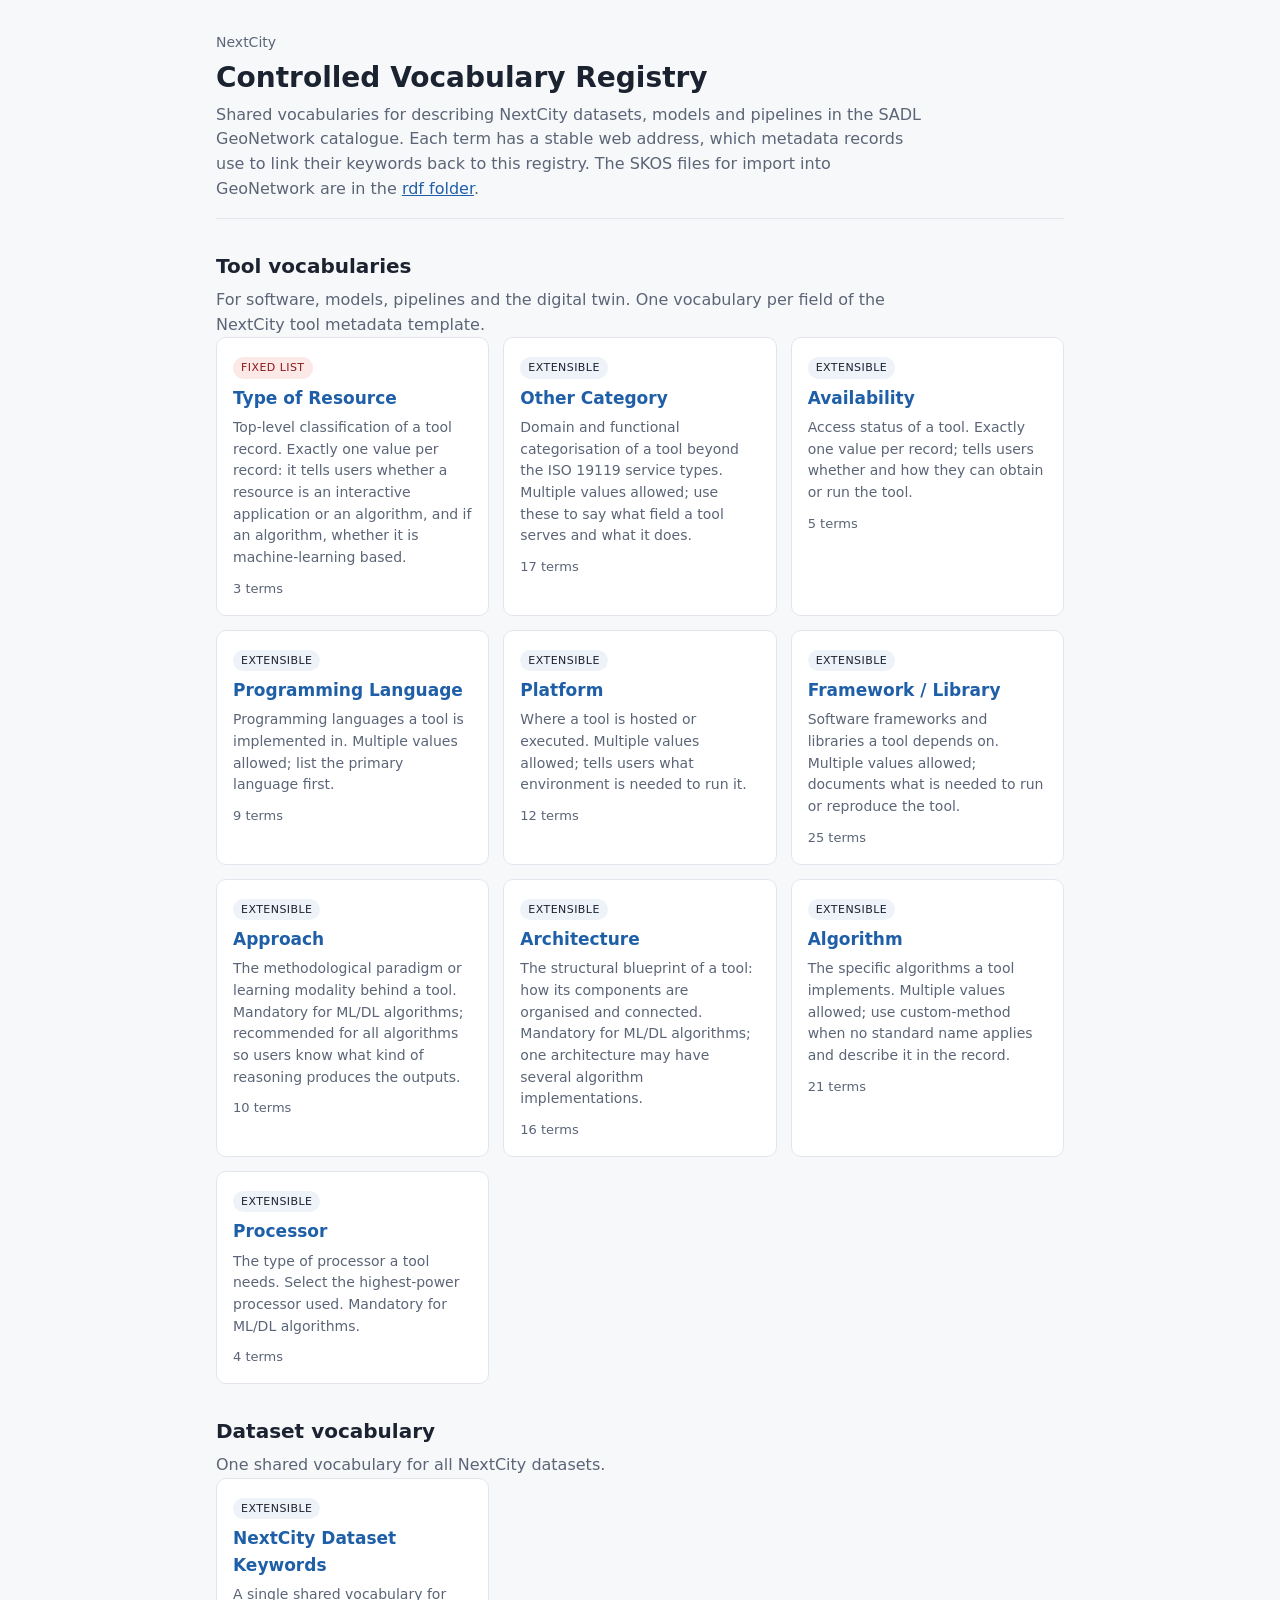
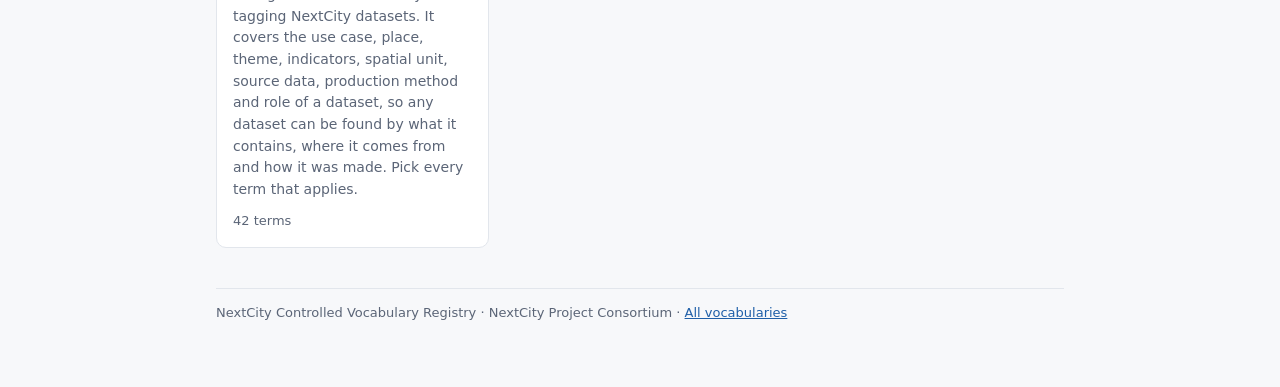
<file: index.html>
<!doctype html><html lang="en"><head><meta charset="utf-8"><meta name="viewport" content="width=device-width,initial-scale=1">
<title>NextCity Vocabulary Registry</title><link rel="stylesheet" href="style.css"></head><body><div class="wrap"><header><div class="crumb">NextCity</div><h1>Controlled Vocabulary Registry</h1>
<p class="lead">Shared vocabularies for describing NextCity datasets, models and pipelines in the SADL GeoNetwork catalogue. Each term has a stable web address, which metadata records use to link their keywords back to this registry. The SKOS files for import into GeoNetwork are in the <a href="https://github.com/sadl-kuleuven/nextcity-registry/tree/main/rdf">rdf folder</a>.</p></header>
<h2 class="sec">Tool vocabularies</h2><p class="lead">For software, models, pipelines and the digital twin. One vocabulary per field of the NextCity tool metadata template.</p><div class="grid"><a class="card" href="type-of-resource/"><span class="badge fixed">Fixed list</span><h2>Type of Resource</h2><p>Top-level classification of a tool record. Exactly one value per record: it tells users whether a resource is an interactive application or an algorithm, and if an algorithm, whether it is machine-learning based.</p><div class="count">3 terms</div></a><a class="card" href="other-category/"><span class="badge">Extensible</span><h2>Other Category</h2><p>Domain and functional categorisation of a tool beyond the ISO 19119 service types. Multiple values allowed; use these to say what field a tool serves and what it does.</p><div class="count">17 terms</div></a><a class="card" href="availability/"><span class="badge">Extensible</span><h2>Availability</h2><p>Access status of a tool. Exactly one value per record; tells users whether and how they can obtain or run the tool.</p><div class="count">5 terms</div></a><a class="card" href="programming-language/"><span class="badge">Extensible</span><h2>Programming Language</h2><p>Programming languages a tool is implemented in. Multiple values allowed; list the primary language first.</p><div class="count">9 terms</div></a><a class="card" href="platform/"><span class="badge">Extensible</span><h2>Platform</h2><p>Where a tool is hosted or executed. Multiple values allowed; tells users what environment is needed to run it.</p><div class="count">12 terms</div></a><a class="card" href="framework/"><span class="badge">Extensible</span><h2>Framework / Library</h2><p>Software frameworks and libraries a tool depends on. Multiple values allowed; documents what is needed to run or reproduce the tool.</p><div class="count">25 terms</div></a><a class="card" href="approach/"><span class="badge">Extensible</span><h2>Approach</h2><p>The methodological paradigm or learning modality behind a tool. Mandatory for ML/DL algorithms; recommended for all algorithms so users know what kind of reasoning produces the outputs.</p><div class="count">10 terms</div></a><a class="card" href="architecture/"><span class="badge">Extensible</span><h2>Architecture</h2><p>The structural blueprint of a tool: how its components are organised and connected. Mandatory for ML/DL algorithms; one architecture may have several algorithm implementations.</p><div class="count">16 terms</div></a><a class="card" href="algorithm/"><span class="badge">Extensible</span><h2>Algorithm</h2><p>The specific algorithms a tool implements. Multiple values allowed; use custom-method when no standard name applies and describe it in the record.</p><div class="count">21 terms</div></a><a class="card" href="processor/"><span class="badge">Extensible</span><h2>Processor</h2><p>The type of processor a tool needs. Select the highest-power processor used. Mandatory for ML/DL algorithms.</p><div class="count">4 terms</div></a></div><h2 class="sec">Dataset vocabulary</h2><p class="lead">One shared vocabulary for all NextCity datasets.</p><div class="grid"><a class="card" href="nextcity-keywords/"><span class="badge">Extensible</span><h2>NextCity Dataset Keywords</h2><p>A single shared vocabulary for tagging NextCity datasets. It covers the use case, place, theme, indicators, spatial unit, source data, production method and role of a dataset, so any dataset can be found by what it contains, where it comes from and how it was made. Pick every term that applies.</p><div class="count">42 terms</div></a></div>
<footer>NextCity Controlled Vocabulary Registry · NextCity Project Consortium · <a href="">All vocabularies</a></footer></div></body></html>
</file>
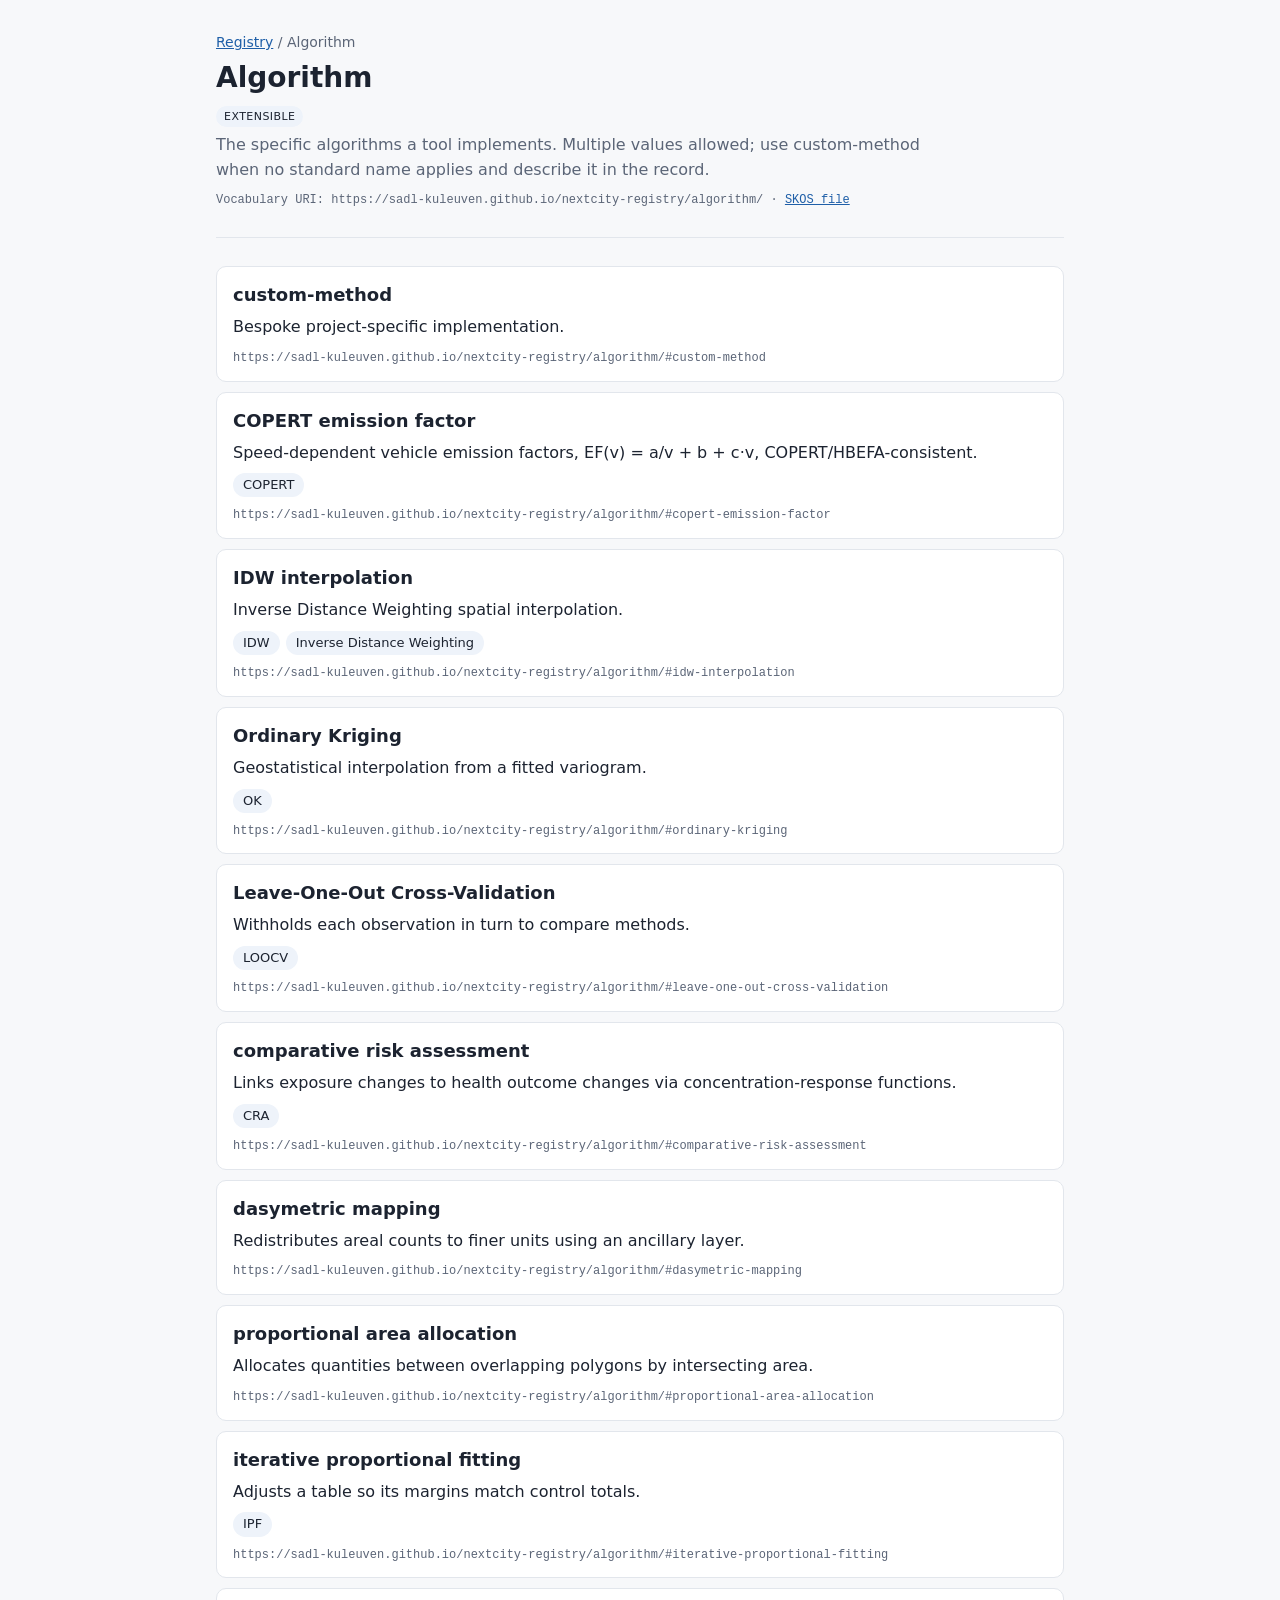
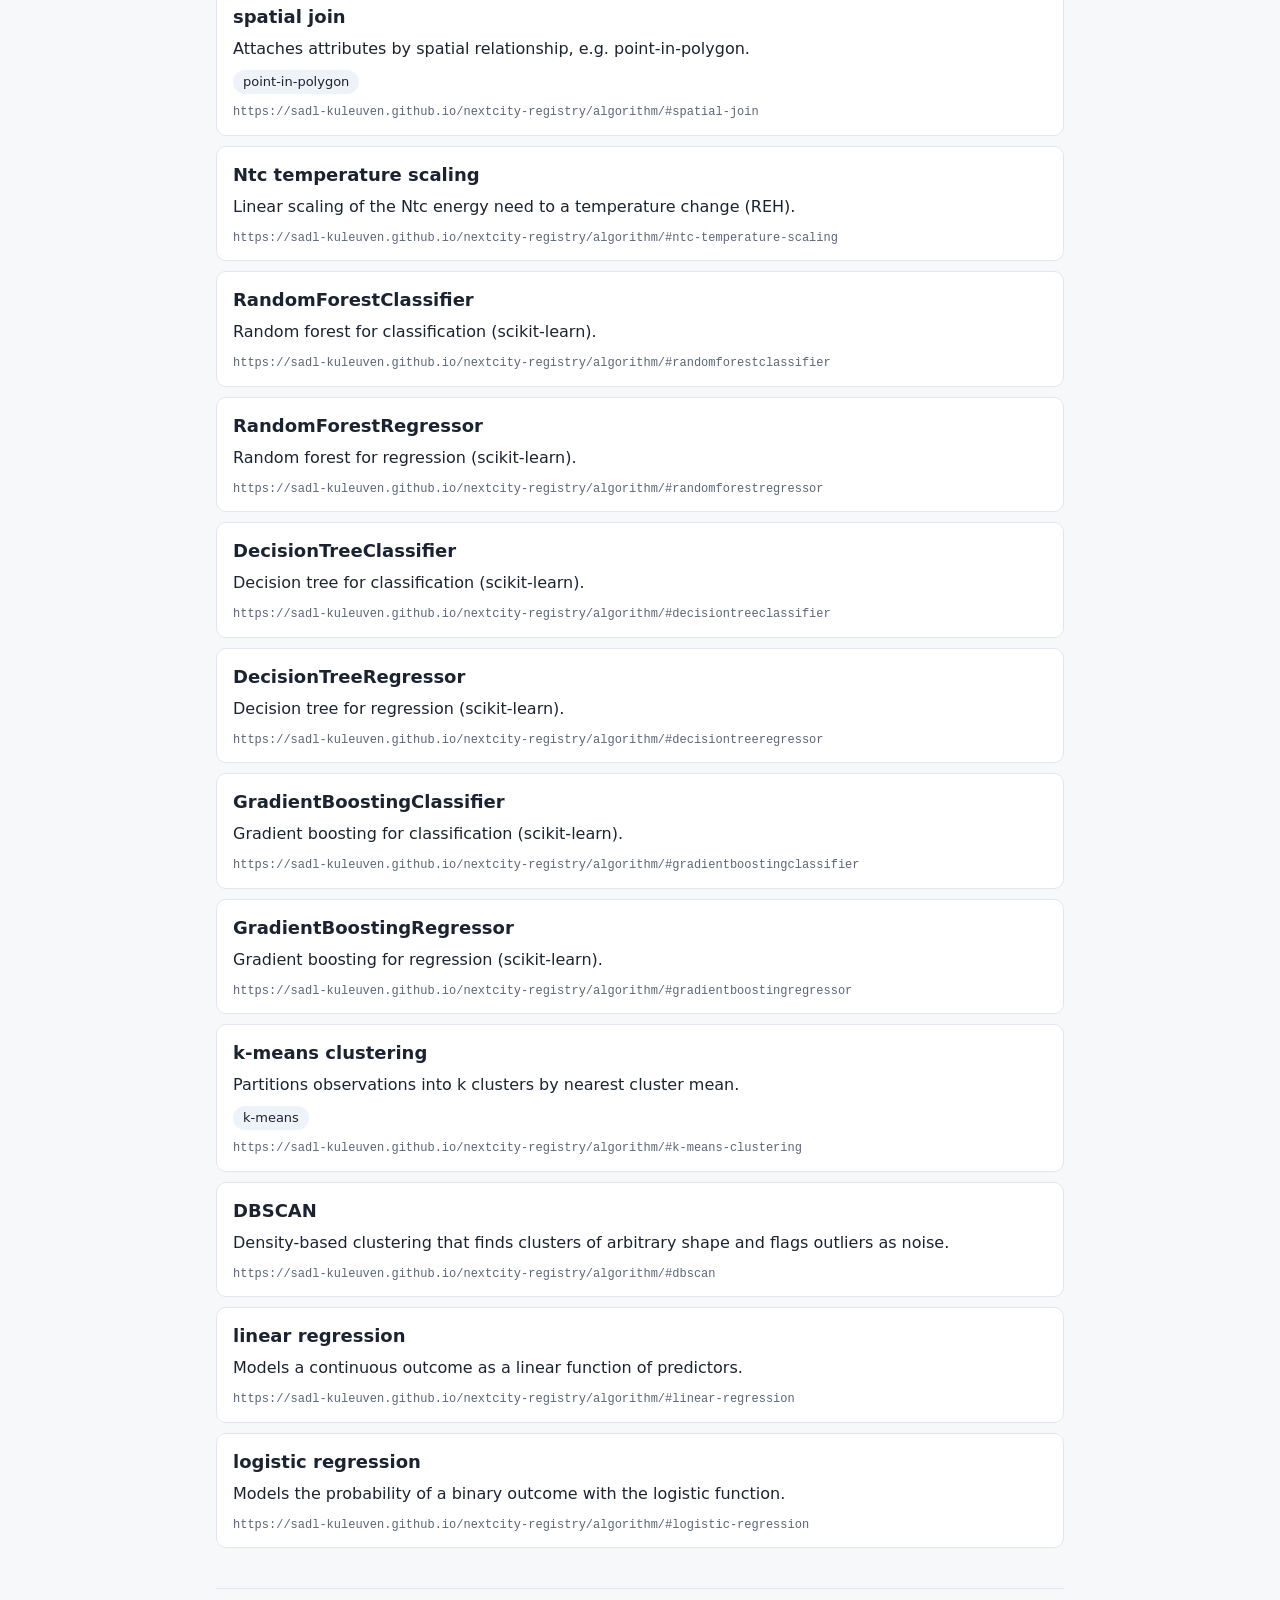
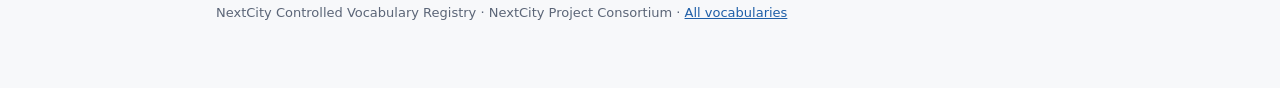
<file: algorithm/index.html>
<!doctype html><html lang="en"><head><meta charset="utf-8"><meta name="viewport" content="width=device-width,initial-scale=1">
<title>Algorithm</title><link rel="stylesheet" href="../style.css"></head><body><div class="wrap"><header><div class="crumb"><a href="../">Registry</a> / Algorithm</div><h1>Algorithm</h1><span class="badge">Extensible</span><p class="lead">The specific algorithms a tool implements. Multiple values allowed; use custom-method when no standard name applies and describe it in the record.</p>
<p class="uri">Vocabulary URI: https://sadl-kuleuven.github.io/nextcity-registry/algorithm/ · <a href="https://github.com/sadl-kuleuven/nextcity-registry/blob/main/rdf/nextcity-algorithm.rdf">SKOS file</a></p></header><section class="term" id="custom-method"><h3><a href="#custom-method">custom-method</a></h3><p class="def">Bespoke project-specific implementation.</p><div class="uri">https://sadl-kuleuven.github.io/nextcity-registry/algorithm/#custom-method</div></section><section class="term" id="copert-emission-factor"><h3><a href="#copert-emission-factor">COPERT emission factor</a></h3><p class="def">Speed-dependent vehicle emission factors, EF(v) = a/v + b + c·v, COPERT/HBEFA-consistent.</p><div class="alt"><span class="chip">COPERT</span></div><div class="uri">https://sadl-kuleuven.github.io/nextcity-registry/algorithm/#copert-emission-factor</div></section><section class="term" id="idw-interpolation"><h3><a href="#idw-interpolation">IDW interpolation</a></h3><p class="def">Inverse Distance Weighting spatial interpolation.</p><div class="alt"><span class="chip">IDW</span><span class="chip">Inverse Distance Weighting</span></div><div class="uri">https://sadl-kuleuven.github.io/nextcity-registry/algorithm/#idw-interpolation</div></section><section class="term" id="ordinary-kriging"><h3><a href="#ordinary-kriging">Ordinary Kriging</a></h3><p class="def">Geostatistical interpolation from a fitted variogram.</p><div class="alt"><span class="chip">OK</span></div><div class="uri">https://sadl-kuleuven.github.io/nextcity-registry/algorithm/#ordinary-kriging</div></section><section class="term" id="leave-one-out-cross-validation"><h3><a href="#leave-one-out-cross-validation">Leave-One-Out Cross-Validation</a></h3><p class="def">Withholds each observation in turn to compare methods.</p><div class="alt"><span class="chip">LOOCV</span></div><div class="uri">https://sadl-kuleuven.github.io/nextcity-registry/algorithm/#leave-one-out-cross-validation</div></section><section class="term" id="comparative-risk-assessment"><h3><a href="#comparative-risk-assessment">comparative risk assessment</a></h3><p class="def">Links exposure changes to health outcome changes via concentration-response functions.</p><div class="alt"><span class="chip">CRA</span></div><div class="uri">https://sadl-kuleuven.github.io/nextcity-registry/algorithm/#comparative-risk-assessment</div></section><section class="term" id="dasymetric-mapping"><h3><a href="#dasymetric-mapping">dasymetric mapping</a></h3><p class="def">Redistributes areal counts to finer units using an ancillary layer.</p><div class="uri">https://sadl-kuleuven.github.io/nextcity-registry/algorithm/#dasymetric-mapping</div></section><section class="term" id="proportional-area-allocation"><h3><a href="#proportional-area-allocation">proportional area allocation</a></h3><p class="def">Allocates quantities between overlapping polygons by intersecting area.</p><div class="uri">https://sadl-kuleuven.github.io/nextcity-registry/algorithm/#proportional-area-allocation</div></section><section class="term" id="iterative-proportional-fitting"><h3><a href="#iterative-proportional-fitting">iterative proportional fitting</a></h3><p class="def">Adjusts a table so its margins match control totals.</p><div class="alt"><span class="chip">IPF</span></div><div class="uri">https://sadl-kuleuven.github.io/nextcity-registry/algorithm/#iterative-proportional-fitting</div></section><section class="term" id="spatial-join"><h3><a href="#spatial-join">spatial join</a></h3><p class="def">Attaches attributes by spatial relationship, e.g. point-in-polygon.</p><div class="alt"><span class="chip">point-in-polygon</span></div><div class="uri">https://sadl-kuleuven.github.io/nextcity-registry/algorithm/#spatial-join</div></section><section class="term" id="ntc-temperature-scaling"><h3><a href="#ntc-temperature-scaling">Ntc temperature scaling</a></h3><p class="def">Linear scaling of the Ntc energy need to a temperature change (REH).</p><div class="uri">https://sadl-kuleuven.github.io/nextcity-registry/algorithm/#ntc-temperature-scaling</div></section><section class="term" id="randomforestclassifier"><h3><a href="#randomforestclassifier">RandomForestClassifier</a></h3><p class="def">Random forest for classification (scikit-learn).</p><div class="uri">https://sadl-kuleuven.github.io/nextcity-registry/algorithm/#randomforestclassifier</div></section><section class="term" id="randomforestregressor"><h3><a href="#randomforestregressor">RandomForestRegressor</a></h3><p class="def">Random forest for regression (scikit-learn).</p><div class="uri">https://sadl-kuleuven.github.io/nextcity-registry/algorithm/#randomforestregressor</div></section><section class="term" id="decisiontreeclassifier"><h3><a href="#decisiontreeclassifier">DecisionTreeClassifier</a></h3><p class="def">Decision tree for classification (scikit-learn).</p><div class="uri">https://sadl-kuleuven.github.io/nextcity-registry/algorithm/#decisiontreeclassifier</div></section><section class="term" id="decisiontreeregressor"><h3><a href="#decisiontreeregressor">DecisionTreeRegressor</a></h3><p class="def">Decision tree for regression (scikit-learn).</p><div class="uri">https://sadl-kuleuven.github.io/nextcity-registry/algorithm/#decisiontreeregressor</div></section><section class="term" id="gradientboostingclassifier"><h3><a href="#gradientboostingclassifier">GradientBoostingClassifier</a></h3><p class="def">Gradient boosting for classification (scikit-learn).</p><div class="uri">https://sadl-kuleuven.github.io/nextcity-registry/algorithm/#gradientboostingclassifier</div></section><section class="term" id="gradientboostingregressor"><h3><a href="#gradientboostingregressor">GradientBoostingRegressor</a></h3><p class="def">Gradient boosting for regression (scikit-learn).</p><div class="uri">https://sadl-kuleuven.github.io/nextcity-registry/algorithm/#gradientboostingregressor</div></section><section class="term" id="k-means-clustering"><h3><a href="#k-means-clustering">k-means clustering</a></h3><p class="def">Partitions observations into k clusters by nearest cluster mean.</p><div class="alt"><span class="chip">k-means</span></div><div class="uri">https://sadl-kuleuven.github.io/nextcity-registry/algorithm/#k-means-clustering</div></section><section class="term" id="dbscan"><h3><a href="#dbscan">DBSCAN</a></h3><p class="def">Density-based clustering that finds clusters of arbitrary shape and flags outliers as noise.</p><div class="uri">https://sadl-kuleuven.github.io/nextcity-registry/algorithm/#dbscan</div></section><section class="term" id="linear-regression"><h3><a href="#linear-regression">linear regression</a></h3><p class="def">Models a continuous outcome as a linear function of predictors.</p><div class="uri">https://sadl-kuleuven.github.io/nextcity-registry/algorithm/#linear-regression</div></section><section class="term" id="logistic-regression"><h3><a href="#logistic-regression">logistic regression</a></h3><p class="def">Models the probability of a binary outcome with the logistic function.</p><div class="uri">https://sadl-kuleuven.github.io/nextcity-registry/algorithm/#logistic-regression</div></section>
<footer>NextCity Controlled Vocabulary Registry · NextCity Project Consortium · <a href="../">All vocabularies</a></footer></div></body></html>
</file>
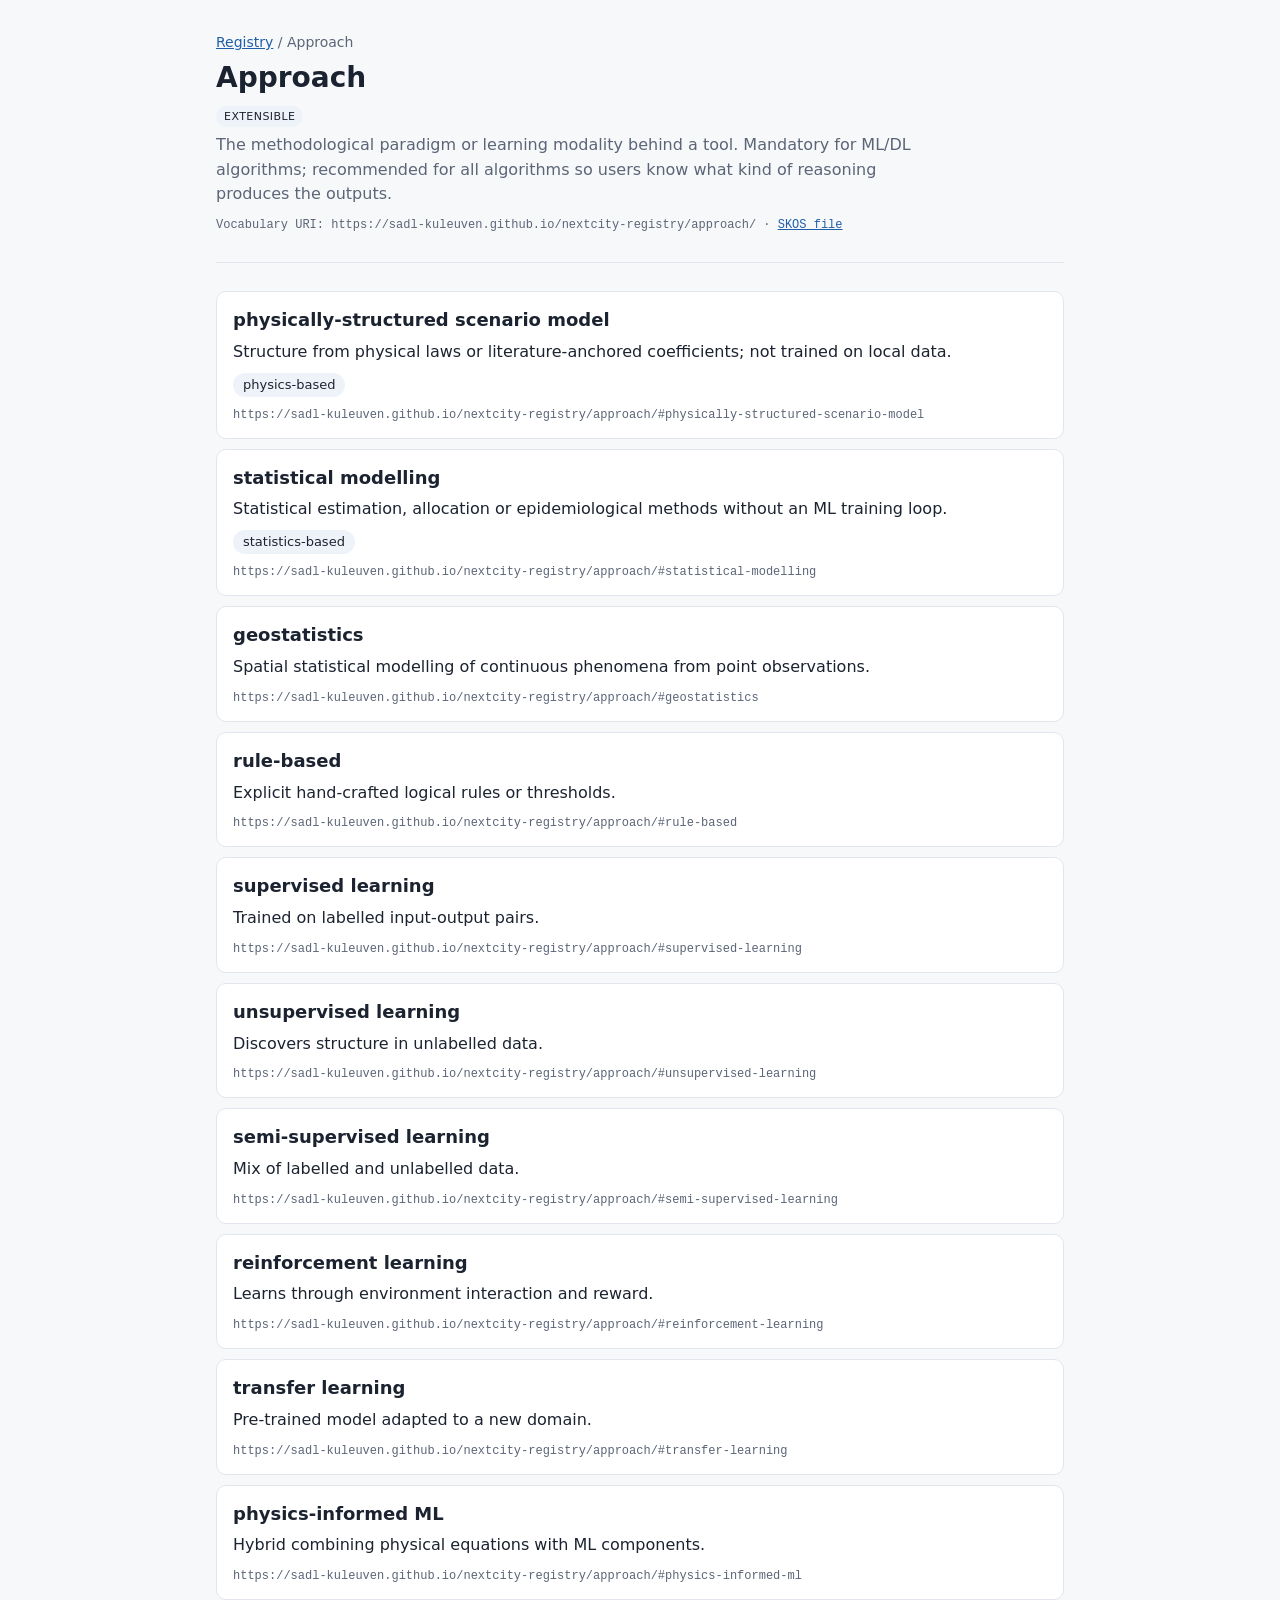
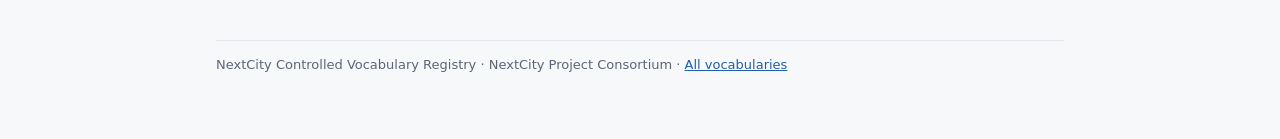
<file: approach/index.html>
<!doctype html><html lang="en"><head><meta charset="utf-8"><meta name="viewport" content="width=device-width,initial-scale=1">
<title>Approach</title><link rel="stylesheet" href="../style.css"></head><body><div class="wrap"><header><div class="crumb"><a href="../">Registry</a> / Approach</div><h1>Approach</h1><span class="badge">Extensible</span><p class="lead">The methodological paradigm or learning modality behind a tool. Mandatory for ML/DL algorithms; recommended for all algorithms so users know what kind of reasoning produces the outputs.</p>
<p class="uri">Vocabulary URI: https://sadl-kuleuven.github.io/nextcity-registry/approach/ · <a href="https://github.com/sadl-kuleuven/nextcity-registry/blob/main/rdf/nextcity-approach.rdf">SKOS file</a></p></header><section class="term" id="physically-structured-scenario-model"><h3><a href="#physically-structured-scenario-model">physically-structured scenario model</a></h3><p class="def">Structure from physical laws or literature-anchored coefficients; not trained on local data.</p><div class="alt"><span class="chip">physics-based</span></div><div class="uri">https://sadl-kuleuven.github.io/nextcity-registry/approach/#physically-structured-scenario-model</div></section><section class="term" id="statistical-modelling"><h3><a href="#statistical-modelling">statistical modelling</a></h3><p class="def">Statistical estimation, allocation or epidemiological methods without an ML training loop.</p><div class="alt"><span class="chip">statistics-based</span></div><div class="uri">https://sadl-kuleuven.github.io/nextcity-registry/approach/#statistical-modelling</div></section><section class="term" id="geostatistics"><h3><a href="#geostatistics">geostatistics</a></h3><p class="def">Spatial statistical modelling of continuous phenomena from point observations.</p><div class="uri">https://sadl-kuleuven.github.io/nextcity-registry/approach/#geostatistics</div></section><section class="term" id="rule-based"><h3><a href="#rule-based">rule-based</a></h3><p class="def">Explicit hand-crafted logical rules or thresholds.</p><div class="uri">https://sadl-kuleuven.github.io/nextcity-registry/approach/#rule-based</div></section><section class="term" id="supervised-learning"><h3><a href="#supervised-learning">supervised learning</a></h3><p class="def">Trained on labelled input-output pairs.</p><div class="uri">https://sadl-kuleuven.github.io/nextcity-registry/approach/#supervised-learning</div></section><section class="term" id="unsupervised-learning"><h3><a href="#unsupervised-learning">unsupervised learning</a></h3><p class="def">Discovers structure in unlabelled data.</p><div class="uri">https://sadl-kuleuven.github.io/nextcity-registry/approach/#unsupervised-learning</div></section><section class="term" id="semi-supervised-learning"><h3><a href="#semi-supervised-learning">semi-supervised learning</a></h3><p class="def">Mix of labelled and unlabelled data.</p><div class="uri">https://sadl-kuleuven.github.io/nextcity-registry/approach/#semi-supervised-learning</div></section><section class="term" id="reinforcement-learning"><h3><a href="#reinforcement-learning">reinforcement learning</a></h3><p class="def">Learns through environment interaction and reward.</p><div class="uri">https://sadl-kuleuven.github.io/nextcity-registry/approach/#reinforcement-learning</div></section><section class="term" id="transfer-learning"><h3><a href="#transfer-learning">transfer learning</a></h3><p class="def">Pre-trained model adapted to a new domain.</p><div class="uri">https://sadl-kuleuven.github.io/nextcity-registry/approach/#transfer-learning</div></section><section class="term" id="physics-informed-ml"><h3><a href="#physics-informed-ml">physics-informed ML</a></h3><p class="def">Hybrid combining physical equations with ML components.</p><div class="uri">https://sadl-kuleuven.github.io/nextcity-registry/approach/#physics-informed-ml</div></section>
<footer>NextCity Controlled Vocabulary Registry · NextCity Project Consortium · <a href="../">All vocabularies</a></footer></div></body></html>
</file>
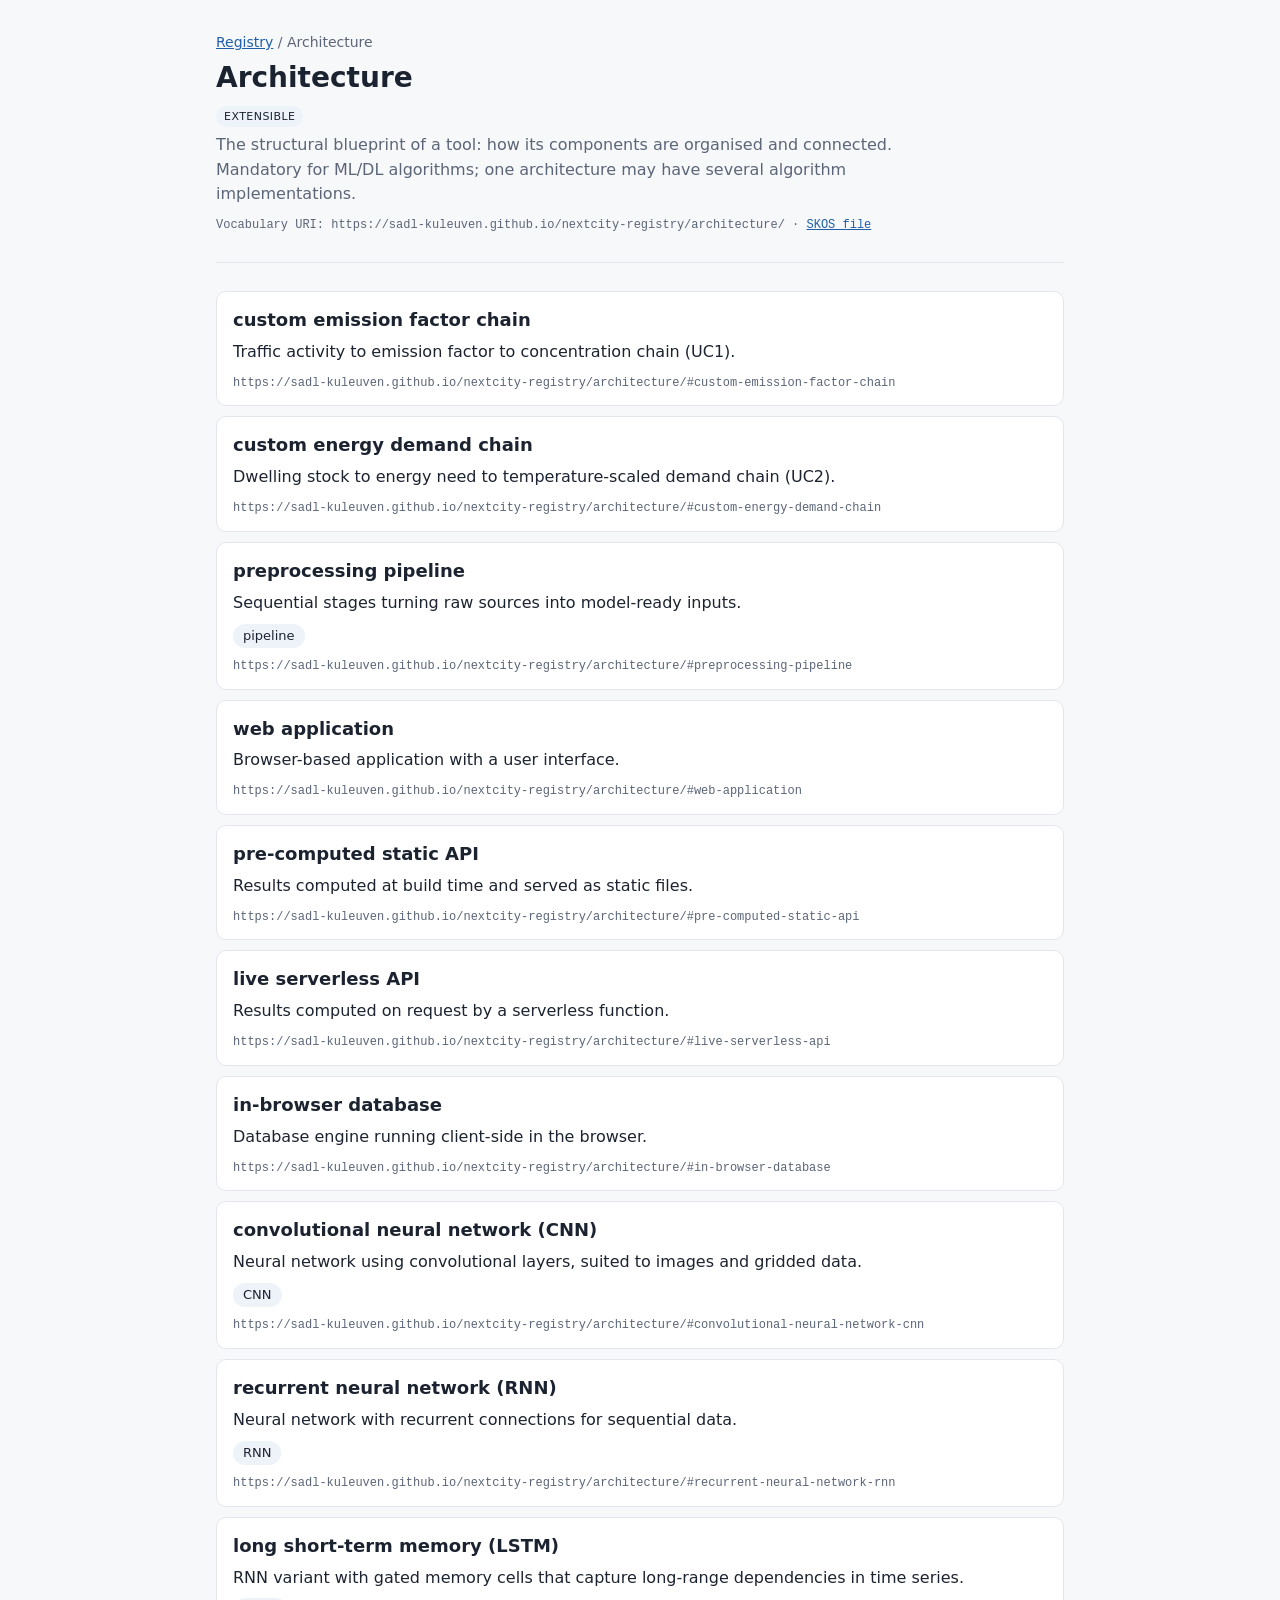
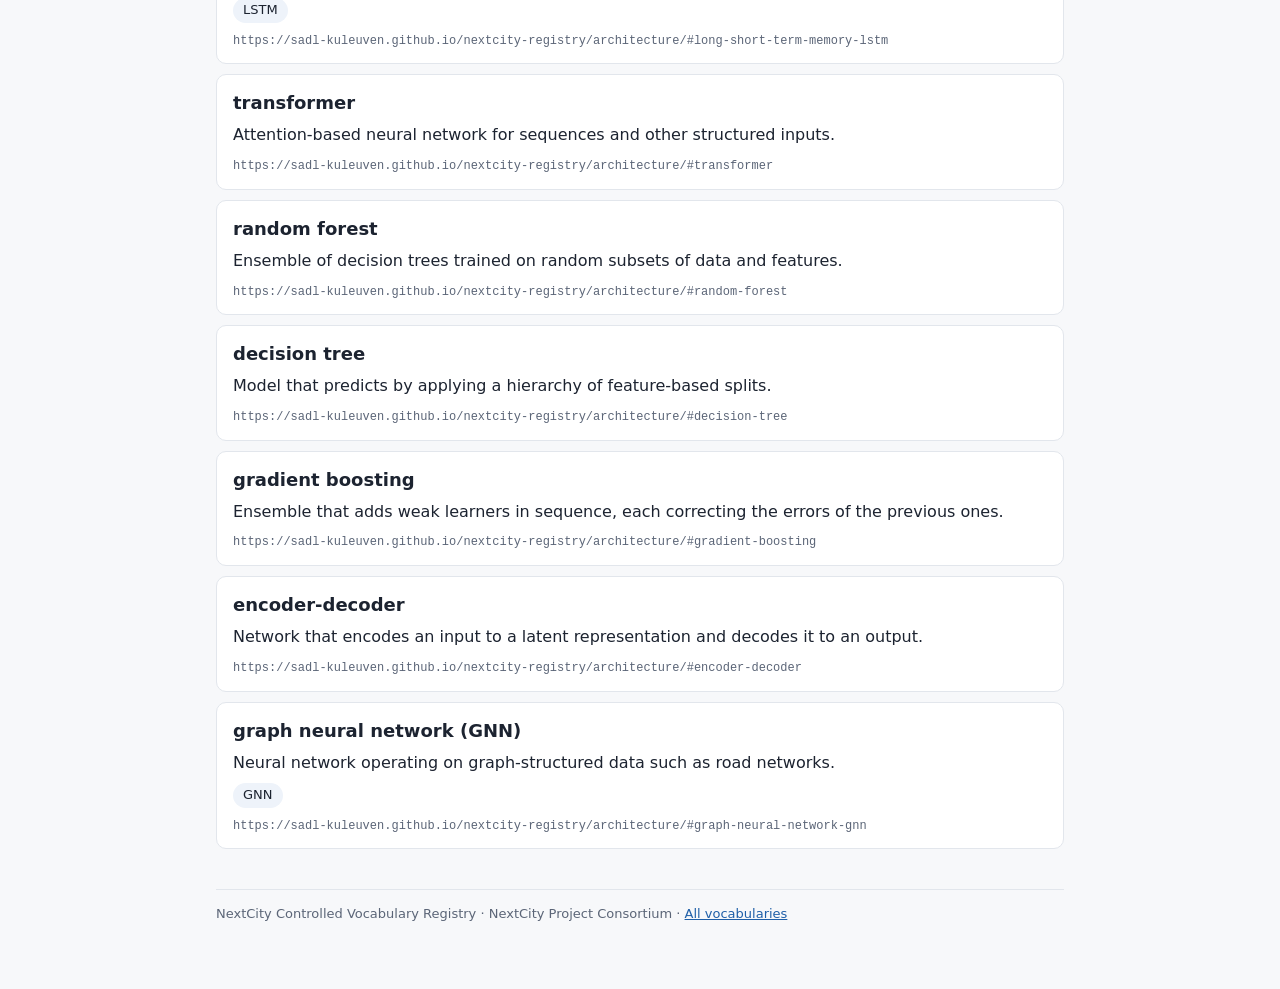
<file: architecture/index.html>
<!doctype html><html lang="en"><head><meta charset="utf-8"><meta name="viewport" content="width=device-width,initial-scale=1">
<title>Architecture</title><link rel="stylesheet" href="../style.css"></head><body><div class="wrap"><header><div class="crumb"><a href="../">Registry</a> / Architecture</div><h1>Architecture</h1><span class="badge">Extensible</span><p class="lead">The structural blueprint of a tool: how its components are organised and connected. Mandatory for ML/DL algorithms; one architecture may have several algorithm implementations.</p>
<p class="uri">Vocabulary URI: https://sadl-kuleuven.github.io/nextcity-registry/architecture/ · <a href="https://github.com/sadl-kuleuven/nextcity-registry/blob/main/rdf/nextcity-architecture.rdf">SKOS file</a></p></header><section class="term" id="custom-emission-factor-chain"><h3><a href="#custom-emission-factor-chain">custom emission factor chain</a></h3><p class="def">Traffic activity to emission factor to concentration chain (UC1).</p><div class="uri">https://sadl-kuleuven.github.io/nextcity-registry/architecture/#custom-emission-factor-chain</div></section><section class="term" id="custom-energy-demand-chain"><h3><a href="#custom-energy-demand-chain">custom energy demand chain</a></h3><p class="def">Dwelling stock to energy need to temperature-scaled demand chain (UC2).</p><div class="uri">https://sadl-kuleuven.github.io/nextcity-registry/architecture/#custom-energy-demand-chain</div></section><section class="term" id="preprocessing-pipeline"><h3><a href="#preprocessing-pipeline">preprocessing pipeline</a></h3><p class="def">Sequential stages turning raw sources into model-ready inputs.</p><div class="alt"><span class="chip">pipeline</span></div><div class="uri">https://sadl-kuleuven.github.io/nextcity-registry/architecture/#preprocessing-pipeline</div></section><section class="term" id="web-application"><h3><a href="#web-application">web application</a></h3><p class="def">Browser-based application with a user interface.</p><div class="uri">https://sadl-kuleuven.github.io/nextcity-registry/architecture/#web-application</div></section><section class="term" id="pre-computed-static-api"><h3><a href="#pre-computed-static-api">pre-computed static API</a></h3><p class="def">Results computed at build time and served as static files.</p><div class="uri">https://sadl-kuleuven.github.io/nextcity-registry/architecture/#pre-computed-static-api</div></section><section class="term" id="live-serverless-api"><h3><a href="#live-serverless-api">live serverless API</a></h3><p class="def">Results computed on request by a serverless function.</p><div class="uri">https://sadl-kuleuven.github.io/nextcity-registry/architecture/#live-serverless-api</div></section><section class="term" id="in-browser-database"><h3><a href="#in-browser-database">in-browser database</a></h3><p class="def">Database engine running client-side in the browser.</p><div class="uri">https://sadl-kuleuven.github.io/nextcity-registry/architecture/#in-browser-database</div></section><section class="term" id="convolutional-neural-network-cnn"><h3><a href="#convolutional-neural-network-cnn">convolutional neural network (CNN)</a></h3><p class="def">Neural network using convolutional layers, suited to images and gridded data.</p><div class="alt"><span class="chip">CNN</span></div><div class="uri">https://sadl-kuleuven.github.io/nextcity-registry/architecture/#convolutional-neural-network-cnn</div></section><section class="term" id="recurrent-neural-network-rnn"><h3><a href="#recurrent-neural-network-rnn">recurrent neural network (RNN)</a></h3><p class="def">Neural network with recurrent connections for sequential data.</p><div class="alt"><span class="chip">RNN</span></div><div class="uri">https://sadl-kuleuven.github.io/nextcity-registry/architecture/#recurrent-neural-network-rnn</div></section><section class="term" id="long-short-term-memory-lstm"><h3><a href="#long-short-term-memory-lstm">long short-term memory (LSTM)</a></h3><p class="def">RNN variant with gated memory cells that capture long-range dependencies in time series.</p><div class="alt"><span class="chip">LSTM</span></div><div class="uri">https://sadl-kuleuven.github.io/nextcity-registry/architecture/#long-short-term-memory-lstm</div></section><section class="term" id="transformer"><h3><a href="#transformer">transformer</a></h3><p class="def">Attention-based neural network for sequences and other structured inputs.</p><div class="uri">https://sadl-kuleuven.github.io/nextcity-registry/architecture/#transformer</div></section><section class="term" id="random-forest"><h3><a href="#random-forest">random forest</a></h3><p class="def">Ensemble of decision trees trained on random subsets of data and features.</p><div class="uri">https://sadl-kuleuven.github.io/nextcity-registry/architecture/#random-forest</div></section><section class="term" id="decision-tree"><h3><a href="#decision-tree">decision tree</a></h3><p class="def">Model that predicts by applying a hierarchy of feature-based splits.</p><div class="uri">https://sadl-kuleuven.github.io/nextcity-registry/architecture/#decision-tree</div></section><section class="term" id="gradient-boosting"><h3><a href="#gradient-boosting">gradient boosting</a></h3><p class="def">Ensemble that adds weak learners in sequence, each correcting the errors of the previous ones.</p><div class="uri">https://sadl-kuleuven.github.io/nextcity-registry/architecture/#gradient-boosting</div></section><section class="term" id="encoder-decoder"><h3><a href="#encoder-decoder">encoder-decoder</a></h3><p class="def">Network that encodes an input to a latent representation and decodes it to an output.</p><div class="uri">https://sadl-kuleuven.github.io/nextcity-registry/architecture/#encoder-decoder</div></section><section class="term" id="graph-neural-network-gnn"><h3><a href="#graph-neural-network-gnn">graph neural network (GNN)</a></h3><p class="def">Neural network operating on graph-structured data such as road networks.</p><div class="alt"><span class="chip">GNN</span></div><div class="uri">https://sadl-kuleuven.github.io/nextcity-registry/architecture/#graph-neural-network-gnn</div></section>
<footer>NextCity Controlled Vocabulary Registry · NextCity Project Consortium · <a href="../">All vocabularies</a></footer></div></body></html>
</file>
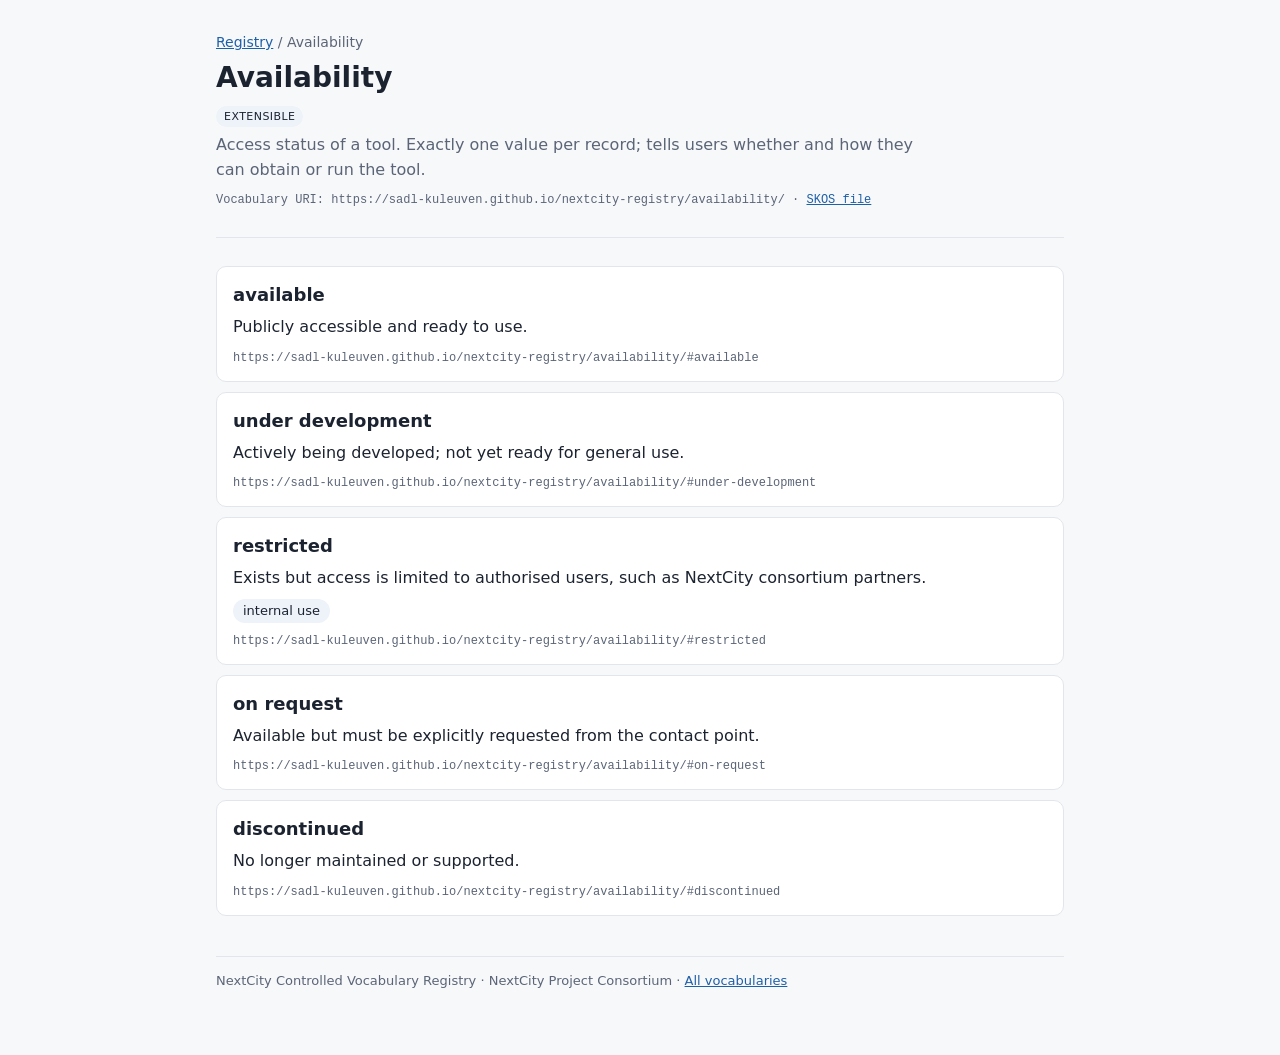
<file: availability/index.html>
<!doctype html><html lang="en"><head><meta charset="utf-8"><meta name="viewport" content="width=device-width,initial-scale=1">
<title>Availability</title><link rel="stylesheet" href="../style.css"></head><body><div class="wrap"><header><div class="crumb"><a href="../">Registry</a> / Availability</div><h1>Availability</h1><span class="badge">Extensible</span><p class="lead">Access status of a tool. Exactly one value per record; tells users whether and how they can obtain or run the tool.</p>
<p class="uri">Vocabulary URI: https://sadl-kuleuven.github.io/nextcity-registry/availability/ · <a href="https://github.com/sadl-kuleuven/nextcity-registry/blob/main/rdf/nextcity-availability.rdf">SKOS file</a></p></header><section class="term" id="available"><h3><a href="#available">available</a></h3><p class="def">Publicly accessible and ready to use.</p><div class="uri">https://sadl-kuleuven.github.io/nextcity-registry/availability/#available</div></section><section class="term" id="under-development"><h3><a href="#under-development">under development</a></h3><p class="def">Actively being developed; not yet ready for general use.</p><div class="uri">https://sadl-kuleuven.github.io/nextcity-registry/availability/#under-development</div></section><section class="term" id="restricted"><h3><a href="#restricted">restricted</a></h3><p class="def">Exists but access is limited to authorised users, such as NextCity consortium partners.</p><div class="alt"><span class="chip">internal use</span></div><div class="uri">https://sadl-kuleuven.github.io/nextcity-registry/availability/#restricted</div></section><section class="term" id="on-request"><h3><a href="#on-request">on request</a></h3><p class="def">Available but must be explicitly requested from the contact point.</p><div class="uri">https://sadl-kuleuven.github.io/nextcity-registry/availability/#on-request</div></section><section class="term" id="discontinued"><h3><a href="#discontinued">discontinued</a></h3><p class="def">No longer maintained or supported.</p><div class="uri">https://sadl-kuleuven.github.io/nextcity-registry/availability/#discontinued</div></section>
<footer>NextCity Controlled Vocabulary Registry · NextCity Project Consortium · <a href="../">All vocabularies</a></footer></div></body></html>
</file>
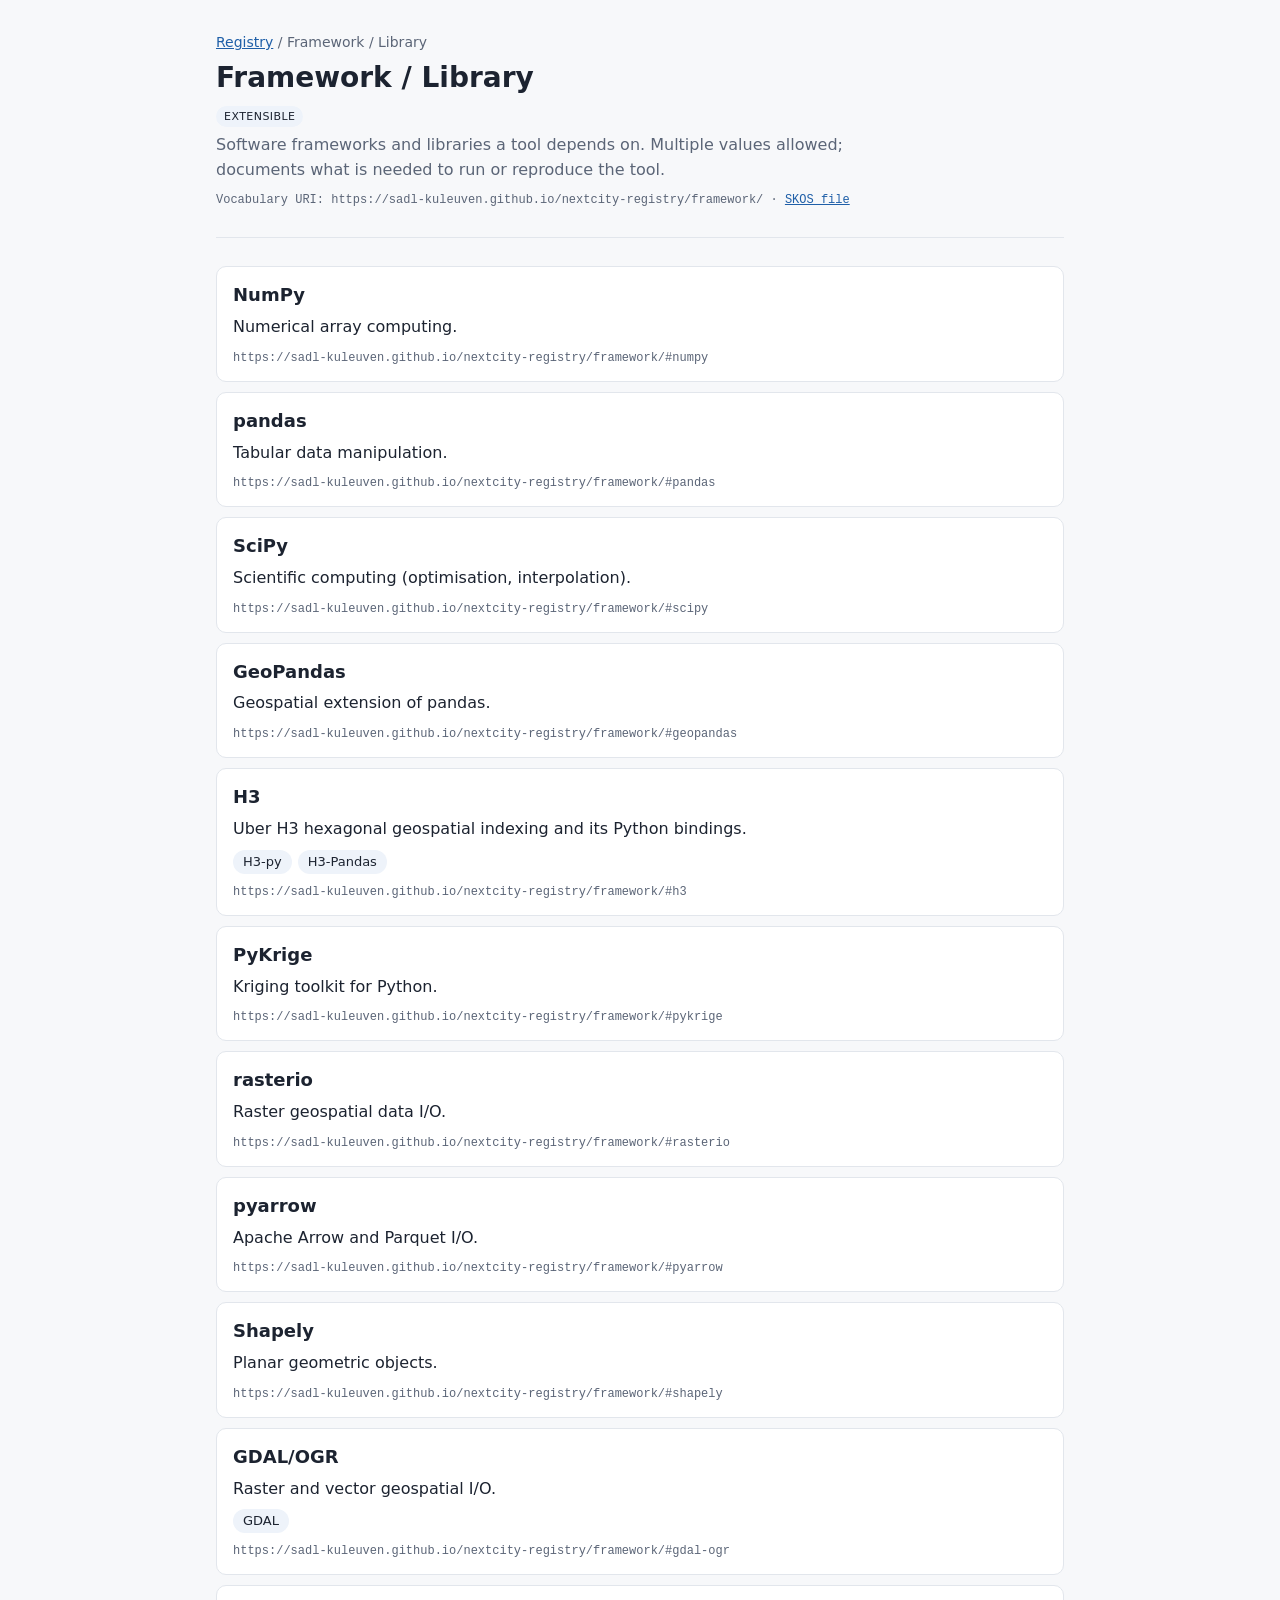
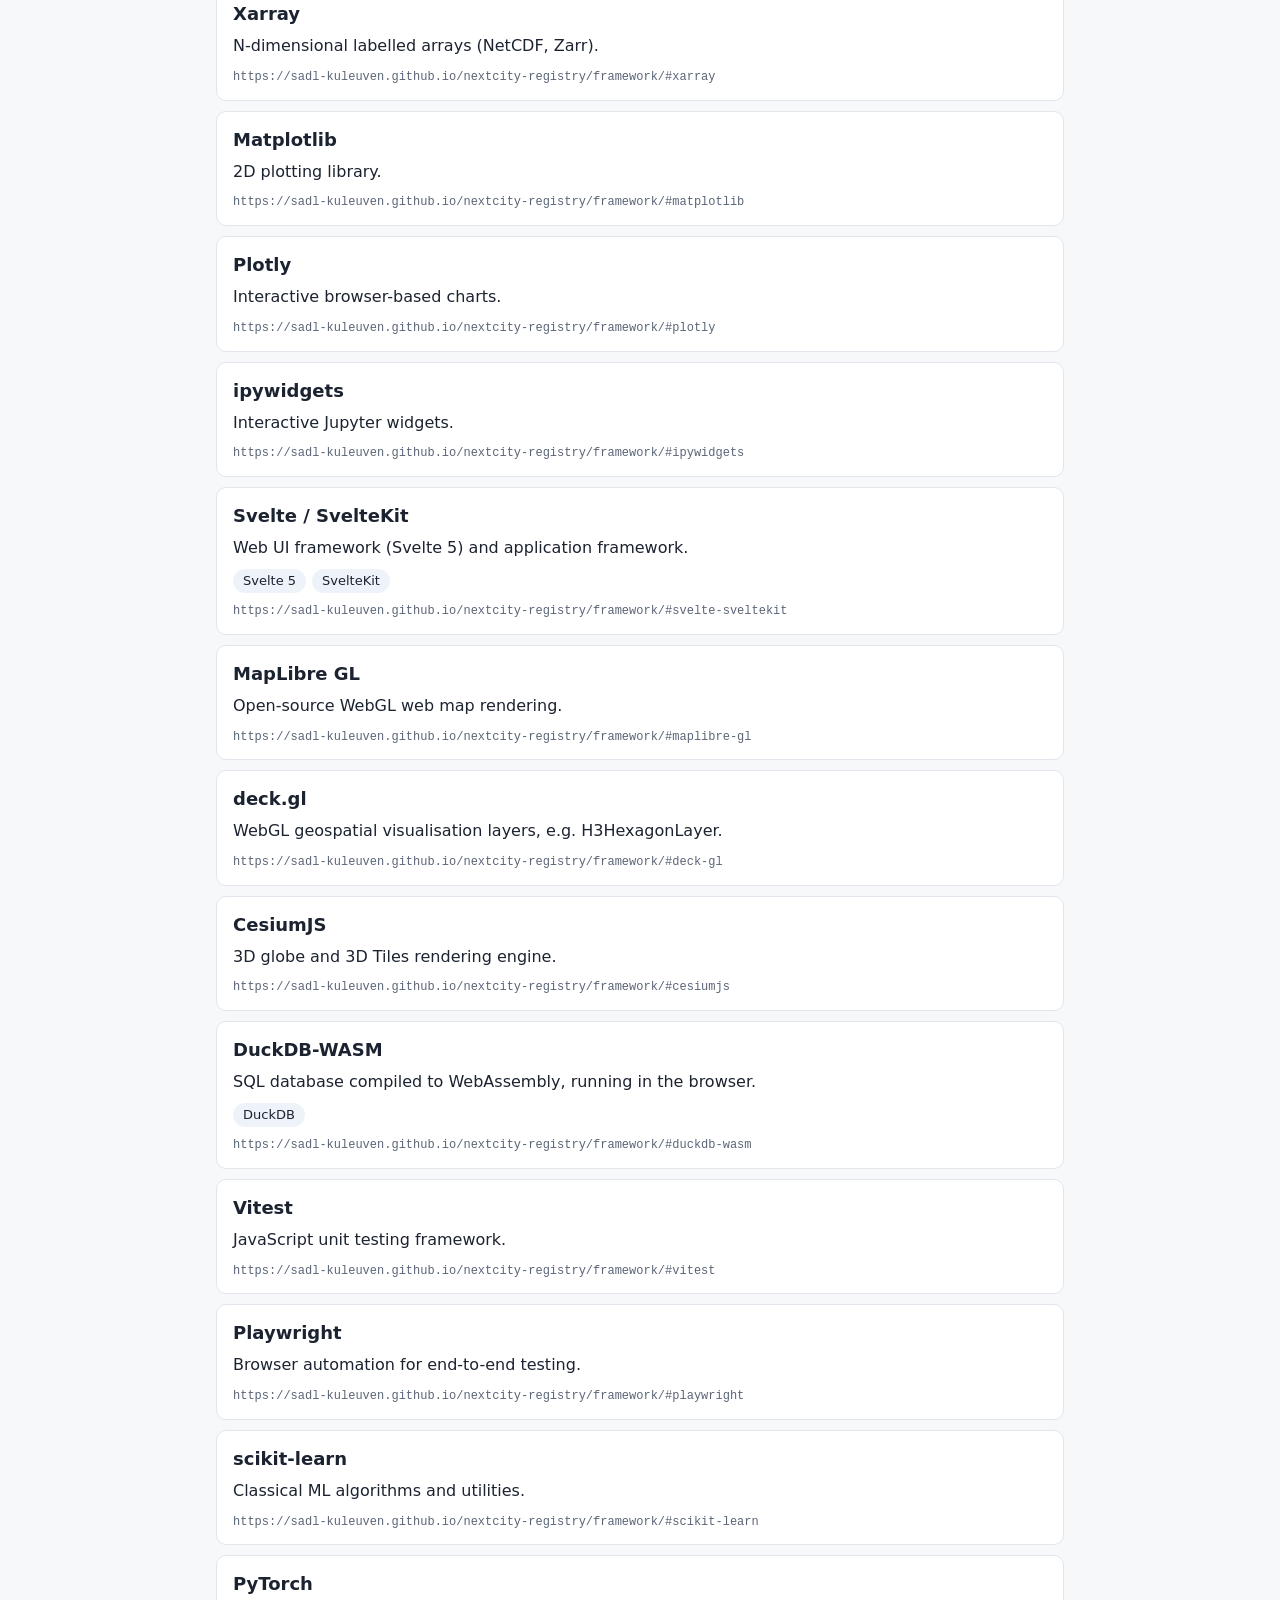
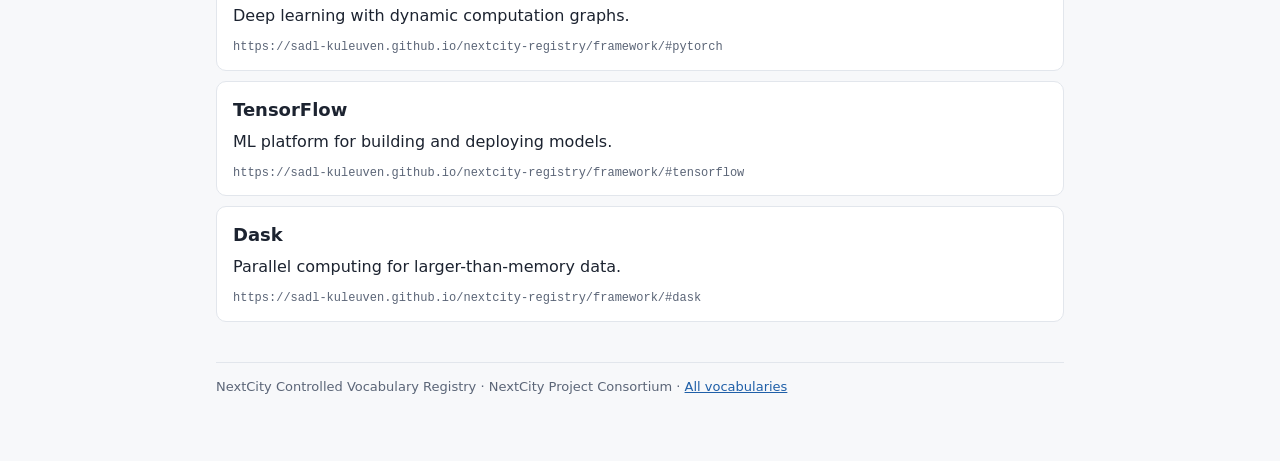
<file: framework/index.html>
<!doctype html><html lang="en"><head><meta charset="utf-8"><meta name="viewport" content="width=device-width,initial-scale=1">
<title>Framework / Library</title><link rel="stylesheet" href="../style.css"></head><body><div class="wrap"><header><div class="crumb"><a href="../">Registry</a> / Framework / Library</div><h1>Framework / Library</h1><span class="badge">Extensible</span><p class="lead">Software frameworks and libraries a tool depends on. Multiple values allowed; documents what is needed to run or reproduce the tool.</p>
<p class="uri">Vocabulary URI: https://sadl-kuleuven.github.io/nextcity-registry/framework/ · <a href="https://github.com/sadl-kuleuven/nextcity-registry/blob/main/rdf/nextcity-framework.rdf">SKOS file</a></p></header><section class="term" id="numpy"><h3><a href="#numpy">NumPy</a></h3><p class="def">Numerical array computing.</p><div class="uri">https://sadl-kuleuven.github.io/nextcity-registry/framework/#numpy</div></section><section class="term" id="pandas"><h3><a href="#pandas">pandas</a></h3><p class="def">Tabular data manipulation.</p><div class="uri">https://sadl-kuleuven.github.io/nextcity-registry/framework/#pandas</div></section><section class="term" id="scipy"><h3><a href="#scipy">SciPy</a></h3><p class="def">Scientific computing (optimisation, interpolation).</p><div class="uri">https://sadl-kuleuven.github.io/nextcity-registry/framework/#scipy</div></section><section class="term" id="geopandas"><h3><a href="#geopandas">GeoPandas</a></h3><p class="def">Geospatial extension of pandas.</p><div class="uri">https://sadl-kuleuven.github.io/nextcity-registry/framework/#geopandas</div></section><section class="term" id="h3"><h3><a href="#h3">H3</a></h3><p class="def">Uber H3 hexagonal geospatial indexing and its Python bindings.</p><div class="alt"><span class="chip">H3-py</span><span class="chip">H3-Pandas</span></div><div class="uri">https://sadl-kuleuven.github.io/nextcity-registry/framework/#h3</div></section><section class="term" id="pykrige"><h3><a href="#pykrige">PyKrige</a></h3><p class="def">Kriging toolkit for Python.</p><div class="uri">https://sadl-kuleuven.github.io/nextcity-registry/framework/#pykrige</div></section><section class="term" id="rasterio"><h3><a href="#rasterio">rasterio</a></h3><p class="def">Raster geospatial data I/O.</p><div class="uri">https://sadl-kuleuven.github.io/nextcity-registry/framework/#rasterio</div></section><section class="term" id="pyarrow"><h3><a href="#pyarrow">pyarrow</a></h3><p class="def">Apache Arrow and Parquet I/O.</p><div class="uri">https://sadl-kuleuven.github.io/nextcity-registry/framework/#pyarrow</div></section><section class="term" id="shapely"><h3><a href="#shapely">Shapely</a></h3><p class="def">Planar geometric objects.</p><div class="uri">https://sadl-kuleuven.github.io/nextcity-registry/framework/#shapely</div></section><section class="term" id="gdal-ogr"><h3><a href="#gdal-ogr">GDAL/OGR</a></h3><p class="def">Raster and vector geospatial I/O.</p><div class="alt"><span class="chip">GDAL</span></div><div class="uri">https://sadl-kuleuven.github.io/nextcity-registry/framework/#gdal-ogr</div></section><section class="term" id="xarray"><h3><a href="#xarray">Xarray</a></h3><p class="def">N-dimensional labelled arrays (NetCDF, Zarr).</p><div class="uri">https://sadl-kuleuven.github.io/nextcity-registry/framework/#xarray</div></section><section class="term" id="matplotlib"><h3><a href="#matplotlib">Matplotlib</a></h3><p class="def">2D plotting library.</p><div class="uri">https://sadl-kuleuven.github.io/nextcity-registry/framework/#matplotlib</div></section><section class="term" id="plotly"><h3><a href="#plotly">Plotly</a></h3><p class="def">Interactive browser-based charts.</p><div class="uri">https://sadl-kuleuven.github.io/nextcity-registry/framework/#plotly</div></section><section class="term" id="ipywidgets"><h3><a href="#ipywidgets">ipywidgets</a></h3><p class="def">Interactive Jupyter widgets.</p><div class="uri">https://sadl-kuleuven.github.io/nextcity-registry/framework/#ipywidgets</div></section><section class="term" id="svelte-sveltekit"><h3><a href="#svelte-sveltekit">Svelte / SvelteKit</a></h3><p class="def">Web UI framework (Svelte 5) and application framework.</p><div class="alt"><span class="chip">Svelte 5</span><span class="chip">SvelteKit</span></div><div class="uri">https://sadl-kuleuven.github.io/nextcity-registry/framework/#svelte-sveltekit</div></section><section class="term" id="maplibre-gl"><h3><a href="#maplibre-gl">MapLibre GL</a></h3><p class="def">Open-source WebGL web map rendering.</p><div class="uri">https://sadl-kuleuven.github.io/nextcity-registry/framework/#maplibre-gl</div></section><section class="term" id="deck-gl"><h3><a href="#deck-gl">deck.gl</a></h3><p class="def">WebGL geospatial visualisation layers, e.g. H3HexagonLayer.</p><div class="uri">https://sadl-kuleuven.github.io/nextcity-registry/framework/#deck-gl</div></section><section class="term" id="cesiumjs"><h3><a href="#cesiumjs">CesiumJS</a></h3><p class="def">3D globe and 3D Tiles rendering engine.</p><div class="uri">https://sadl-kuleuven.github.io/nextcity-registry/framework/#cesiumjs</div></section><section class="term" id="duckdb-wasm"><h3><a href="#duckdb-wasm">DuckDB-WASM</a></h3><p class="def">SQL database compiled to WebAssembly, running in the browser.</p><div class="alt"><span class="chip">DuckDB</span></div><div class="uri">https://sadl-kuleuven.github.io/nextcity-registry/framework/#duckdb-wasm</div></section><section class="term" id="vitest"><h3><a href="#vitest">Vitest</a></h3><p class="def">JavaScript unit testing framework.</p><div class="uri">https://sadl-kuleuven.github.io/nextcity-registry/framework/#vitest</div></section><section class="term" id="playwright"><h3><a href="#playwright">Playwright</a></h3><p class="def">Browser automation for end-to-end testing.</p><div class="uri">https://sadl-kuleuven.github.io/nextcity-registry/framework/#playwright</div></section><section class="term" id="scikit-learn"><h3><a href="#scikit-learn">scikit-learn</a></h3><p class="def">Classical ML algorithms and utilities.</p><div class="uri">https://sadl-kuleuven.github.io/nextcity-registry/framework/#scikit-learn</div></section><section class="term" id="pytorch"><h3><a href="#pytorch">PyTorch</a></h3><p class="def">Deep learning with dynamic computation graphs.</p><div class="uri">https://sadl-kuleuven.github.io/nextcity-registry/framework/#pytorch</div></section><section class="term" id="tensorflow"><h3><a href="#tensorflow">TensorFlow</a></h3><p class="def">ML platform for building and deploying models.</p><div class="uri">https://sadl-kuleuven.github.io/nextcity-registry/framework/#tensorflow</div></section><section class="term" id="dask"><h3><a href="#dask">Dask</a></h3><p class="def">Parallel computing for larger-than-memory data.</p><div class="uri">https://sadl-kuleuven.github.io/nextcity-registry/framework/#dask</div></section>
<footer>NextCity Controlled Vocabulary Registry · NextCity Project Consortium · <a href="../">All vocabularies</a></footer></div></body></html>
</file>
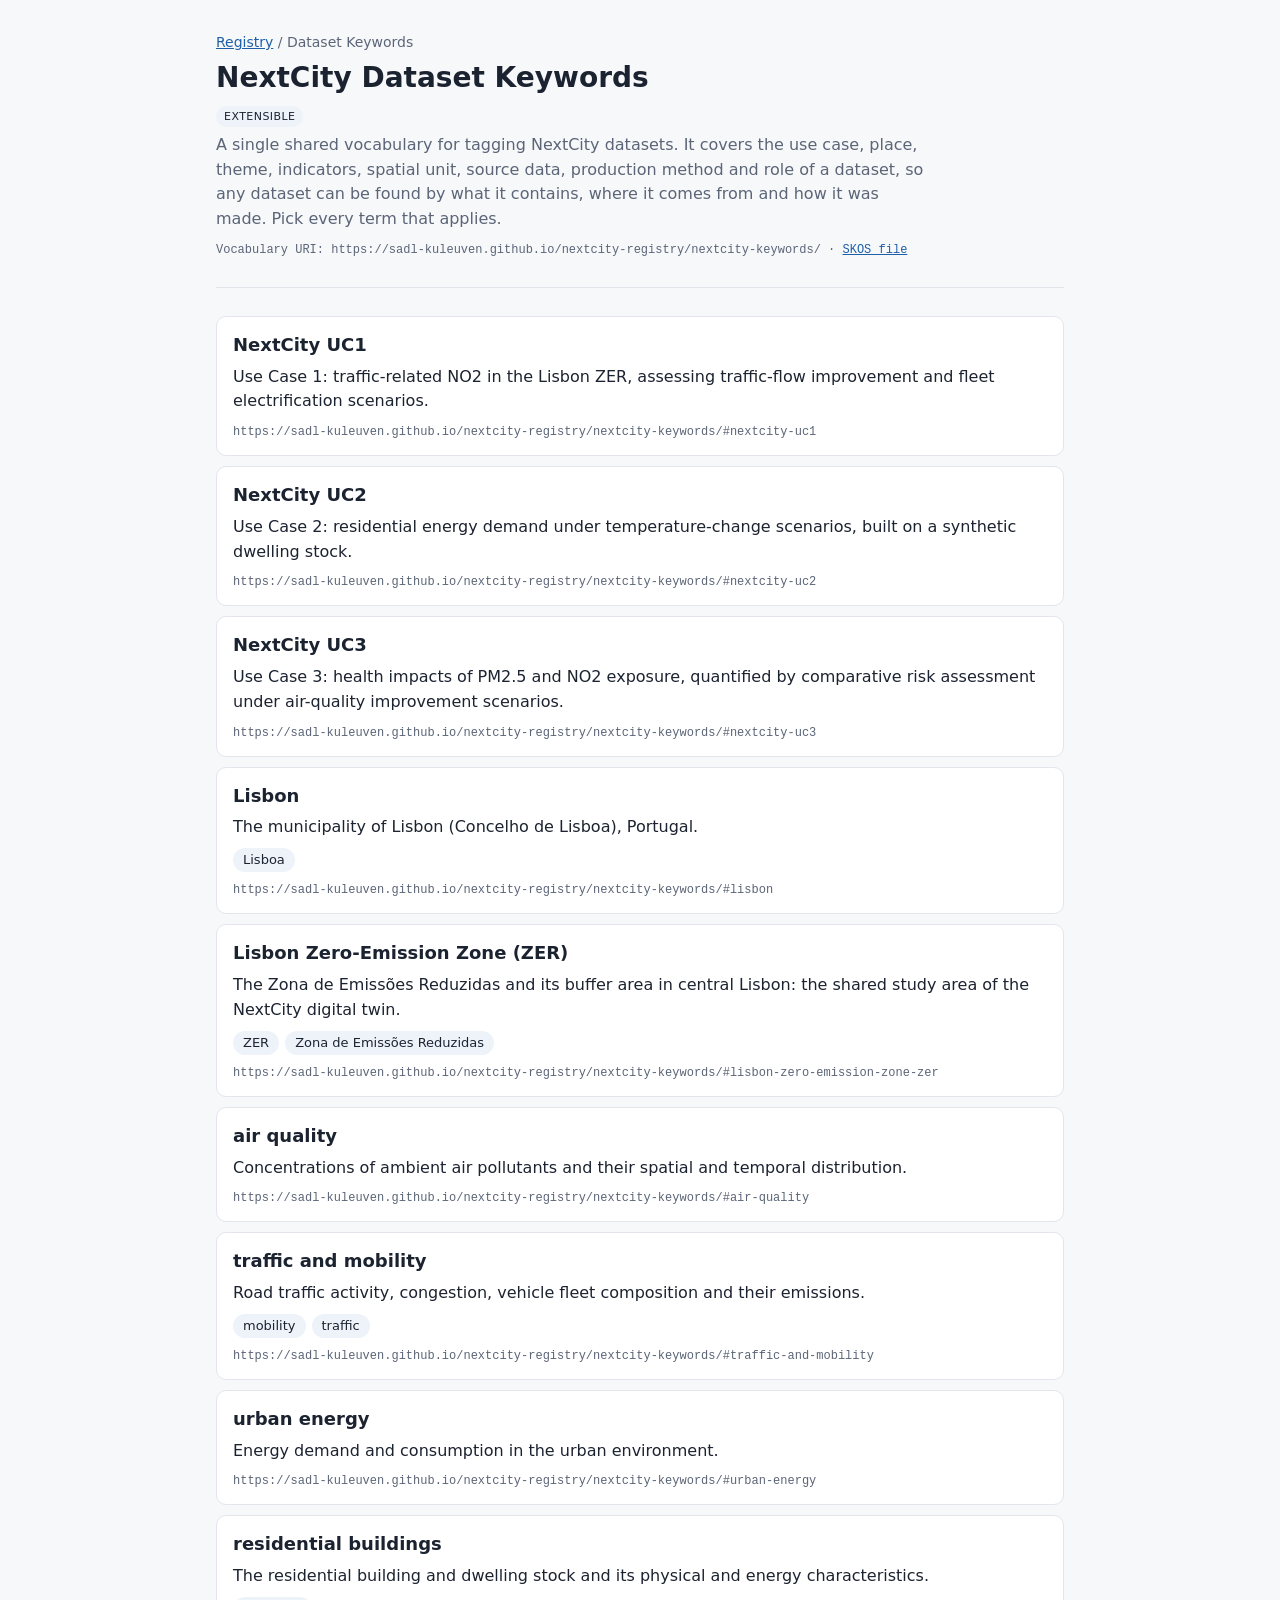
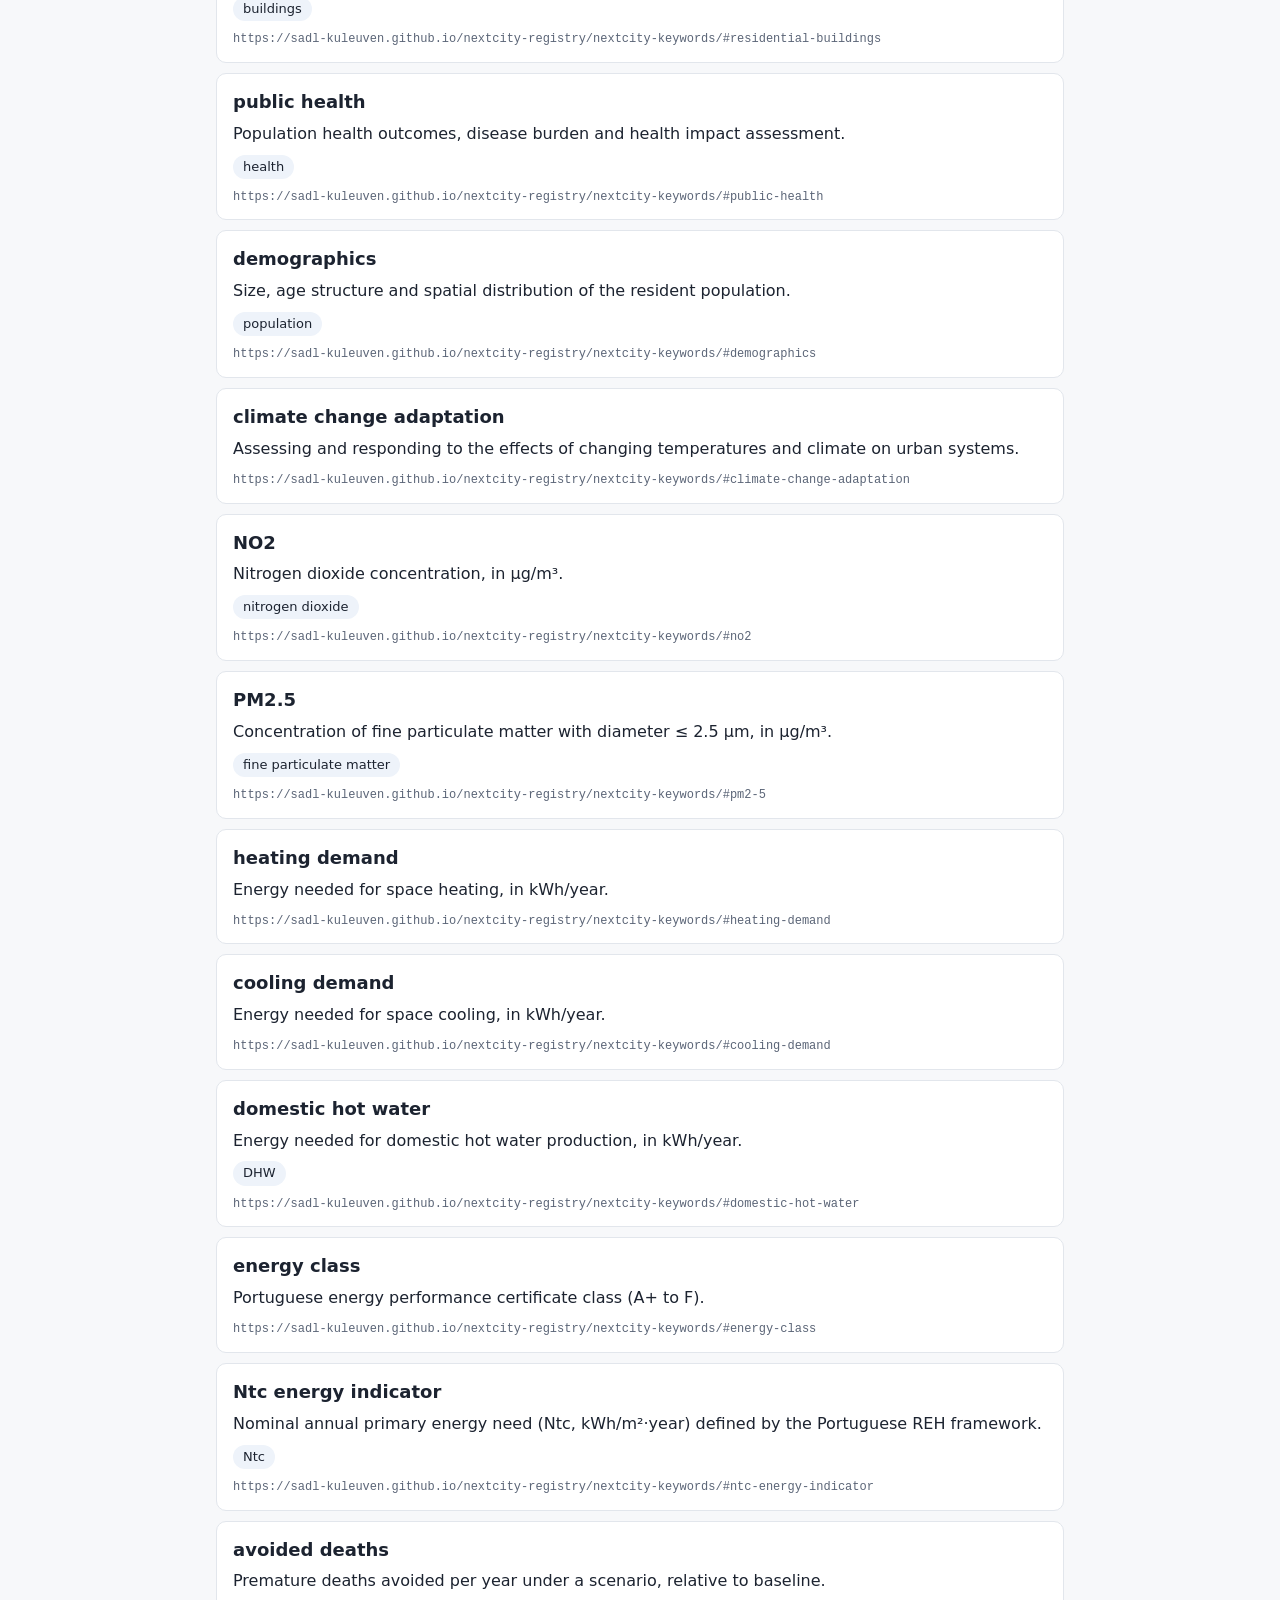
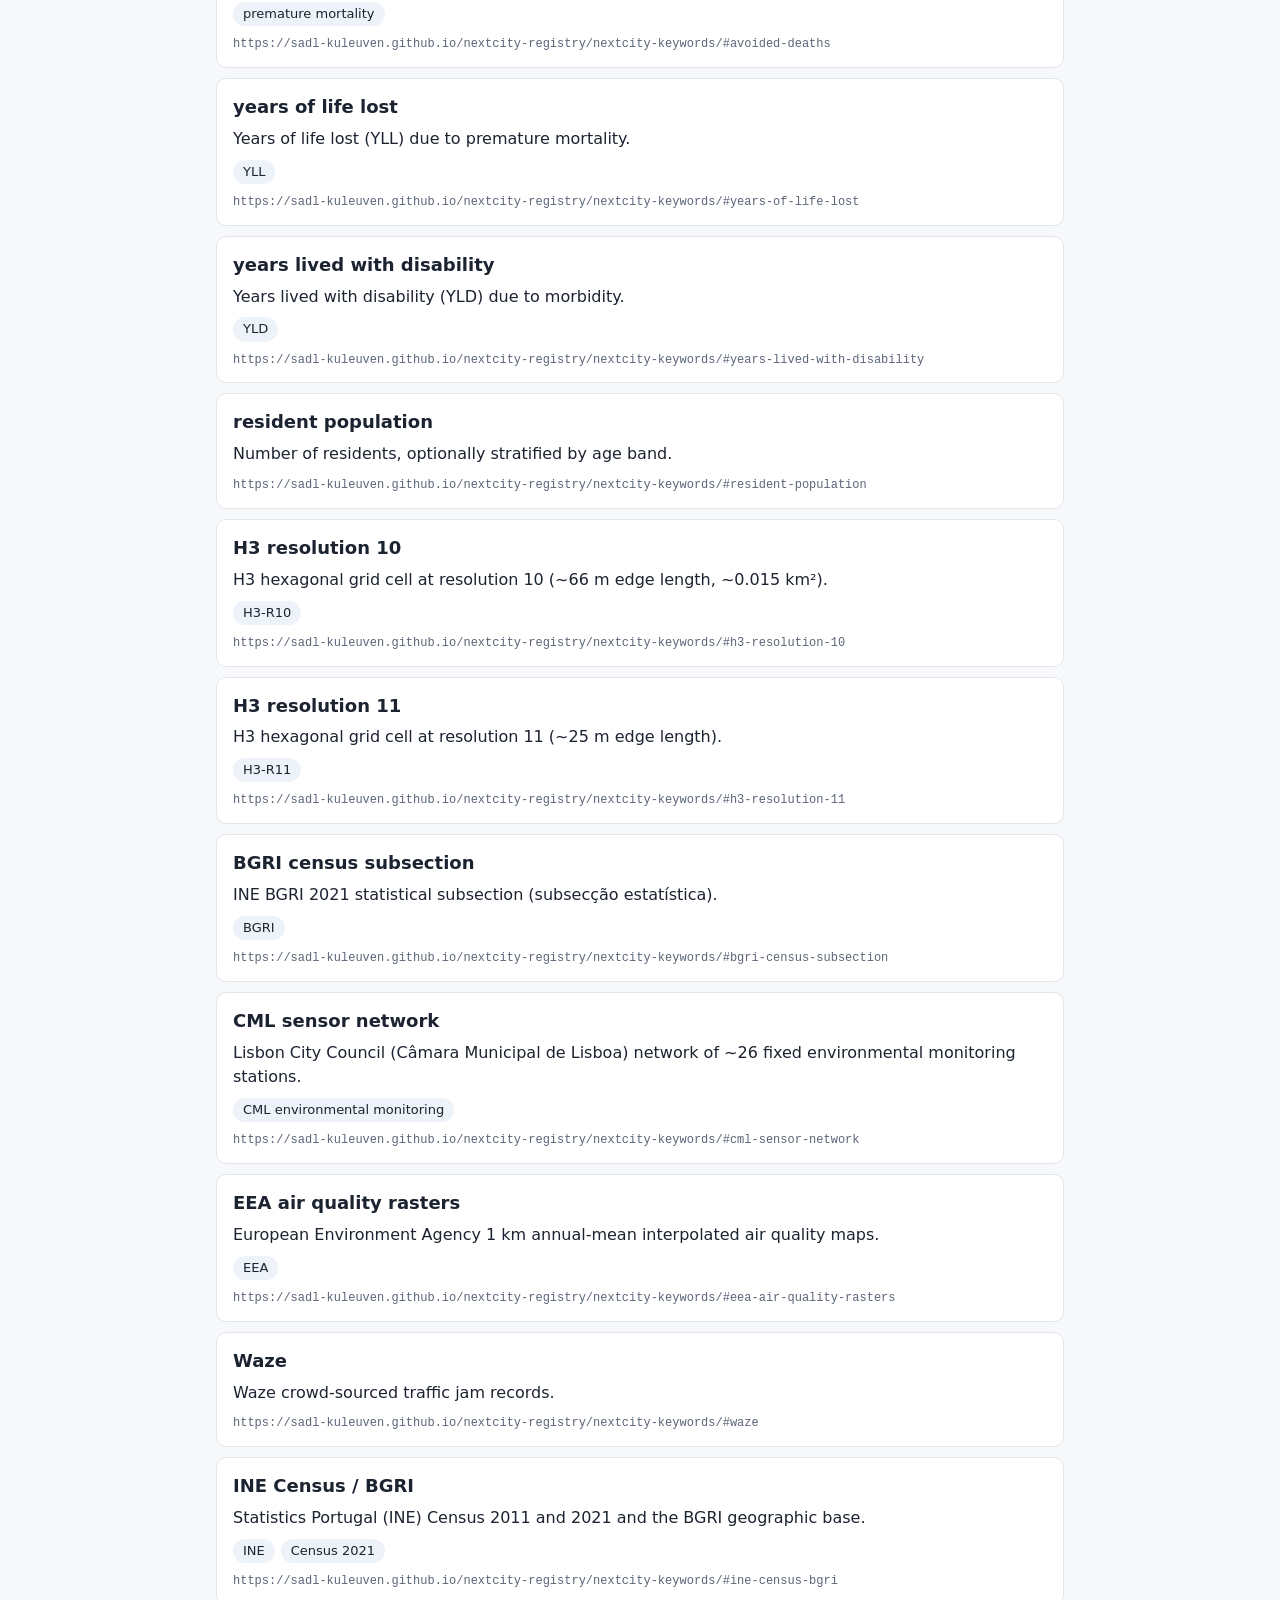
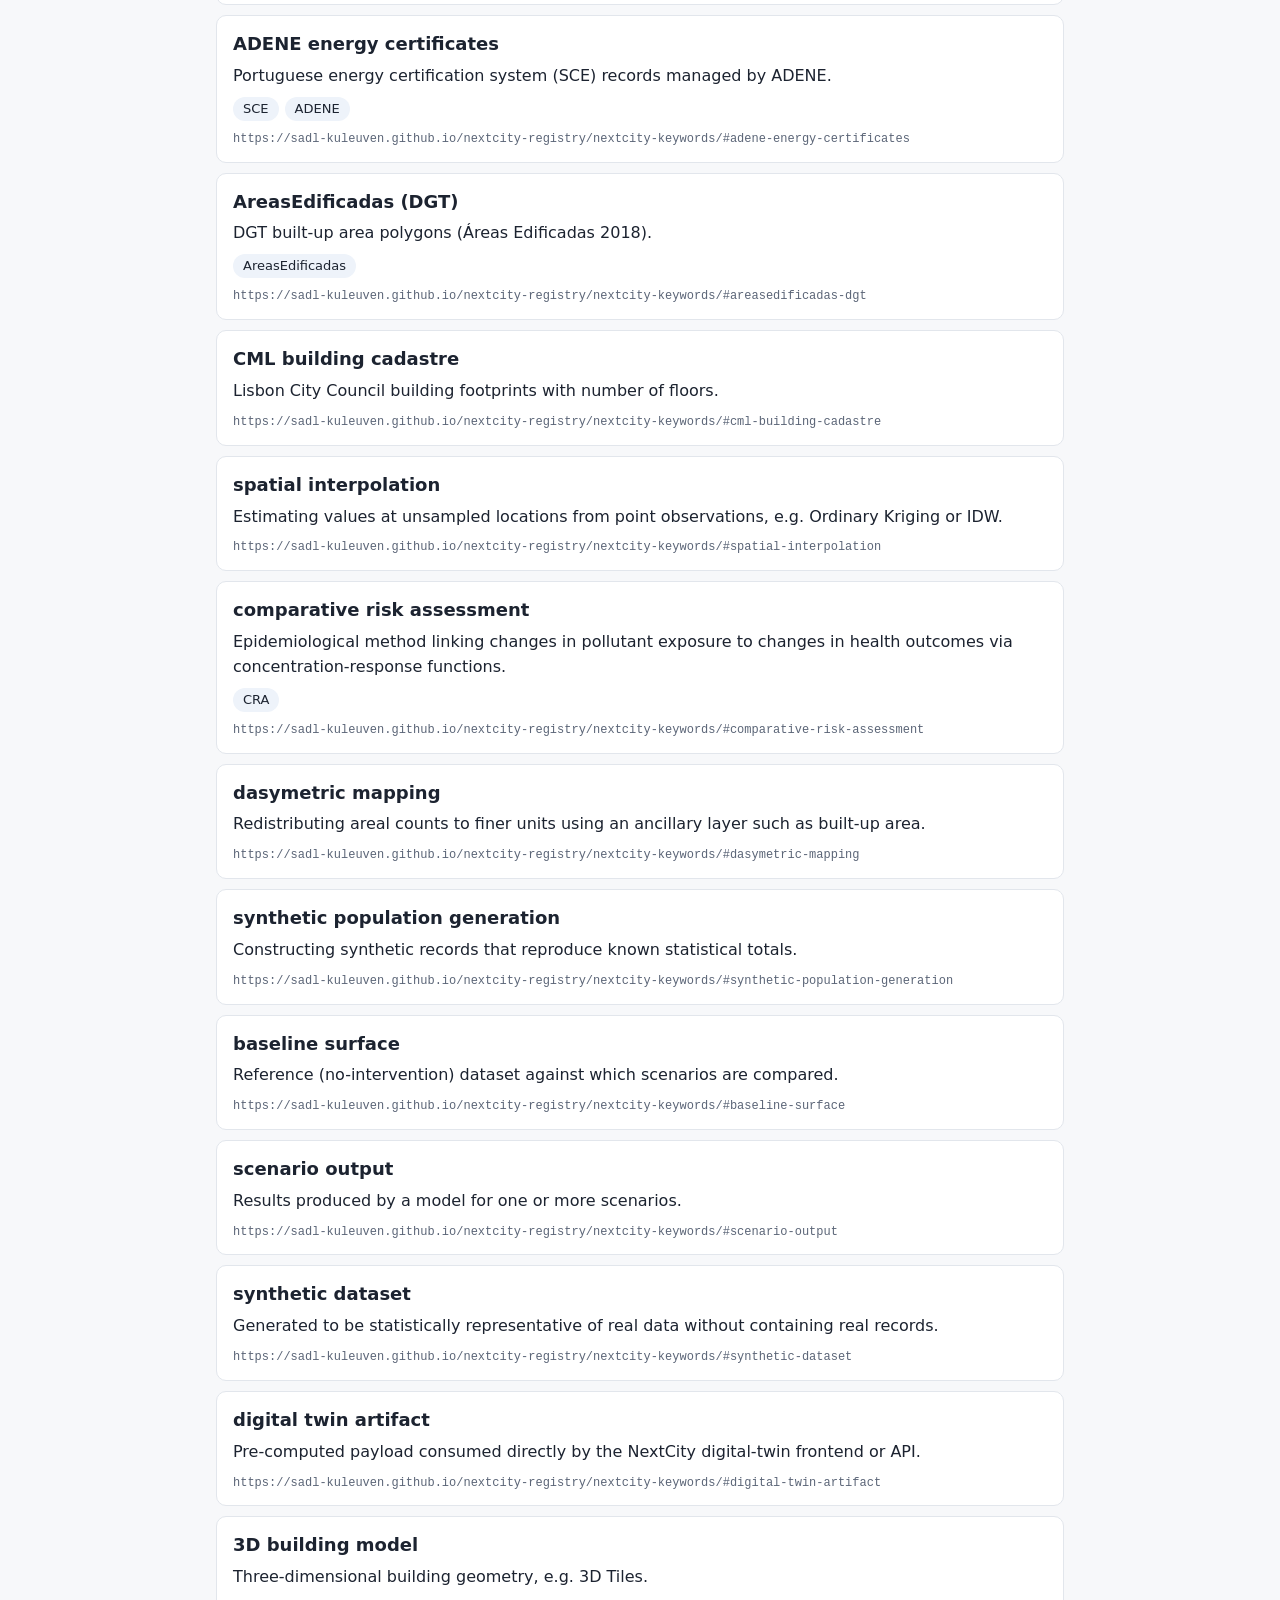
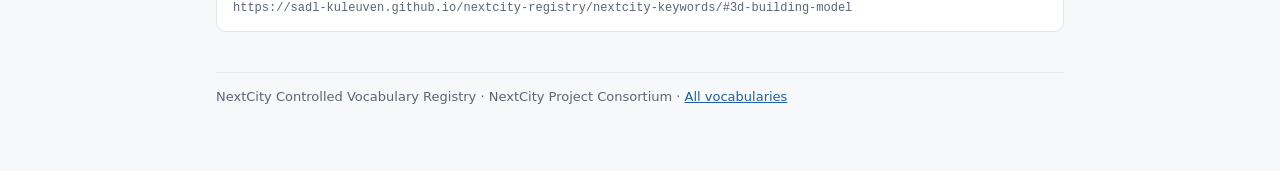
<file: nextcity-keywords/index.html>
<!doctype html><html lang="en"><head><meta charset="utf-8"><meta name="viewport" content="width=device-width,initial-scale=1">
<title>NextCity Dataset Keywords</title><link rel="stylesheet" href="../style.css"></head><body><div class="wrap"><header><div class="crumb"><a href="../">Registry</a> / Dataset Keywords</div><h1>NextCity Dataset Keywords</h1><span class="badge">Extensible</span><p class="lead">A single shared vocabulary for tagging NextCity datasets. It covers the use case, place, theme, indicators, spatial unit, source data, production method and role of a dataset, so any dataset can be found by what it contains, where it comes from and how it was made. Pick every term that applies.</p>
<p class="uri">Vocabulary URI: https://sadl-kuleuven.github.io/nextcity-registry/nextcity-keywords/ · <a href="https://github.com/sadl-kuleuven/nextcity-registry/blob/main/rdf/nextcity-keywords.rdf">SKOS file</a></p></header><section class="term" id="nextcity-uc1"><h3><a href="#nextcity-uc1">NextCity UC1</a></h3><p class="def">Use Case 1: traffic-related NO2 in the Lisbon ZER, assessing traffic-flow improvement and fleet electrification scenarios.</p><div class="uri">https://sadl-kuleuven.github.io/nextcity-registry/nextcity-keywords/#nextcity-uc1</div></section><section class="term" id="nextcity-uc2"><h3><a href="#nextcity-uc2">NextCity UC2</a></h3><p class="def">Use Case 2: residential energy demand under temperature-change scenarios, built on a synthetic dwelling stock.</p><div class="uri">https://sadl-kuleuven.github.io/nextcity-registry/nextcity-keywords/#nextcity-uc2</div></section><section class="term" id="nextcity-uc3"><h3><a href="#nextcity-uc3">NextCity UC3</a></h3><p class="def">Use Case 3: health impacts of PM2.5 and NO2 exposure, quantified by comparative risk assessment under air-quality improvement scenarios.</p><div class="uri">https://sadl-kuleuven.github.io/nextcity-registry/nextcity-keywords/#nextcity-uc3</div></section><section class="term" id="lisbon"><h3><a href="#lisbon">Lisbon</a></h3><p class="def">The municipality of Lisbon (Concelho de Lisboa), Portugal.</p><div class="alt"><span class="chip">Lisboa</span></div><div class="uri">https://sadl-kuleuven.github.io/nextcity-registry/nextcity-keywords/#lisbon</div></section><section class="term" id="lisbon-zero-emission-zone-zer"><h3><a href="#lisbon-zero-emission-zone-zer">Lisbon Zero-Emission Zone (ZER)</a></h3><p class="def">The Zona de Emissões Reduzidas and its buffer area in central Lisbon: the shared study area of the NextCity digital twin.</p><div class="alt"><span class="chip">ZER</span><span class="chip">Zona de Emissões Reduzidas</span></div><div class="uri">https://sadl-kuleuven.github.io/nextcity-registry/nextcity-keywords/#lisbon-zero-emission-zone-zer</div></section><section class="term" id="air-quality"><h3><a href="#air-quality">air quality</a></h3><p class="def">Concentrations of ambient air pollutants and their spatial and temporal distribution.</p><div class="uri">https://sadl-kuleuven.github.io/nextcity-registry/nextcity-keywords/#air-quality</div></section><section class="term" id="traffic-and-mobility"><h3><a href="#traffic-and-mobility">traffic and mobility</a></h3><p class="def">Road traffic activity, congestion, vehicle fleet composition and their emissions.</p><div class="alt"><span class="chip">mobility</span><span class="chip">traffic</span></div><div class="uri">https://sadl-kuleuven.github.io/nextcity-registry/nextcity-keywords/#traffic-and-mobility</div></section><section class="term" id="urban-energy"><h3><a href="#urban-energy">urban energy</a></h3><p class="def">Energy demand and consumption in the urban environment.</p><div class="uri">https://sadl-kuleuven.github.io/nextcity-registry/nextcity-keywords/#urban-energy</div></section><section class="term" id="residential-buildings"><h3><a href="#residential-buildings">residential buildings</a></h3><p class="def">The residential building and dwelling stock and its physical and energy characteristics.</p><div class="alt"><span class="chip">buildings</span></div><div class="uri">https://sadl-kuleuven.github.io/nextcity-registry/nextcity-keywords/#residential-buildings</div></section><section class="term" id="public-health"><h3><a href="#public-health">public health</a></h3><p class="def">Population health outcomes, disease burden and health impact assessment.</p><div class="alt"><span class="chip">health</span></div><div class="uri">https://sadl-kuleuven.github.io/nextcity-registry/nextcity-keywords/#public-health</div></section><section class="term" id="demographics"><h3><a href="#demographics">demographics</a></h3><p class="def">Size, age structure and spatial distribution of the resident population.</p><div class="alt"><span class="chip">population</span></div><div class="uri">https://sadl-kuleuven.github.io/nextcity-registry/nextcity-keywords/#demographics</div></section><section class="term" id="climate-change-adaptation"><h3><a href="#climate-change-adaptation">climate change adaptation</a></h3><p class="def">Assessing and responding to the effects of changing temperatures and climate on urban systems.</p><div class="uri">https://sadl-kuleuven.github.io/nextcity-registry/nextcity-keywords/#climate-change-adaptation</div></section><section class="term" id="no2"><h3><a href="#no2">NO2</a></h3><p class="def">Nitrogen dioxide concentration, in µg/m³.</p><div class="alt"><span class="chip">nitrogen dioxide</span></div><div class="uri">https://sadl-kuleuven.github.io/nextcity-registry/nextcity-keywords/#no2</div></section><section class="term" id="pm2-5"><h3><a href="#pm2-5">PM2.5</a></h3><p class="def">Concentration of fine particulate matter with diameter ≤ 2.5 µm, in µg/m³.</p><div class="alt"><span class="chip">fine particulate matter</span></div><div class="uri">https://sadl-kuleuven.github.io/nextcity-registry/nextcity-keywords/#pm2-5</div></section><section class="term" id="heating-demand"><h3><a href="#heating-demand">heating demand</a></h3><p class="def">Energy needed for space heating, in kWh/year.</p><div class="uri">https://sadl-kuleuven.github.io/nextcity-registry/nextcity-keywords/#heating-demand</div></section><section class="term" id="cooling-demand"><h3><a href="#cooling-demand">cooling demand</a></h3><p class="def">Energy needed for space cooling, in kWh/year.</p><div class="uri">https://sadl-kuleuven.github.io/nextcity-registry/nextcity-keywords/#cooling-demand</div></section><section class="term" id="domestic-hot-water"><h3><a href="#domestic-hot-water">domestic hot water</a></h3><p class="def">Energy needed for domestic hot water production, in kWh/year.</p><div class="alt"><span class="chip">DHW</span></div><div class="uri">https://sadl-kuleuven.github.io/nextcity-registry/nextcity-keywords/#domestic-hot-water</div></section><section class="term" id="energy-class"><h3><a href="#energy-class">energy class</a></h3><p class="def">Portuguese energy performance certificate class (A+ to F).</p><div class="uri">https://sadl-kuleuven.github.io/nextcity-registry/nextcity-keywords/#energy-class</div></section><section class="term" id="ntc-energy-indicator"><h3><a href="#ntc-energy-indicator">Ntc energy indicator</a></h3><p class="def">Nominal annual primary energy need (Ntc, kWh/m²·year) defined by the Portuguese REH framework.</p><div class="alt"><span class="chip">Ntc</span></div><div class="uri">https://sadl-kuleuven.github.io/nextcity-registry/nextcity-keywords/#ntc-energy-indicator</div></section><section class="term" id="avoided-deaths"><h3><a href="#avoided-deaths">avoided deaths</a></h3><p class="def">Premature deaths avoided per year under a scenario, relative to baseline.</p><div class="alt"><span class="chip">premature mortality</span></div><div class="uri">https://sadl-kuleuven.github.io/nextcity-registry/nextcity-keywords/#avoided-deaths</div></section><section class="term" id="years-of-life-lost"><h3><a href="#years-of-life-lost">years of life lost</a></h3><p class="def">Years of life lost (YLL) due to premature mortality.</p><div class="alt"><span class="chip">YLL</span></div><div class="uri">https://sadl-kuleuven.github.io/nextcity-registry/nextcity-keywords/#years-of-life-lost</div></section><section class="term" id="years-lived-with-disability"><h3><a href="#years-lived-with-disability">years lived with disability</a></h3><p class="def">Years lived with disability (YLD) due to morbidity.</p><div class="alt"><span class="chip">YLD</span></div><div class="uri">https://sadl-kuleuven.github.io/nextcity-registry/nextcity-keywords/#years-lived-with-disability</div></section><section class="term" id="resident-population"><h3><a href="#resident-population">resident population</a></h3><p class="def">Number of residents, optionally stratified by age band.</p><div class="uri">https://sadl-kuleuven.github.io/nextcity-registry/nextcity-keywords/#resident-population</div></section><section class="term" id="h3-resolution-10"><h3><a href="#h3-resolution-10">H3 resolution 10</a></h3><p class="def">H3 hexagonal grid cell at resolution 10 (~66 m edge length, ~0.015 km²).</p><div class="alt"><span class="chip">H3-R10</span></div><div class="uri">https://sadl-kuleuven.github.io/nextcity-registry/nextcity-keywords/#h3-resolution-10</div></section><section class="term" id="h3-resolution-11"><h3><a href="#h3-resolution-11">H3 resolution 11</a></h3><p class="def">H3 hexagonal grid cell at resolution 11 (~25 m edge length).</p><div class="alt"><span class="chip">H3-R11</span></div><div class="uri">https://sadl-kuleuven.github.io/nextcity-registry/nextcity-keywords/#h3-resolution-11</div></section><section class="term" id="bgri-census-subsection"><h3><a href="#bgri-census-subsection">BGRI census subsection</a></h3><p class="def">INE BGRI 2021 statistical subsection (subsecção estatística).</p><div class="alt"><span class="chip">BGRI</span></div><div class="uri">https://sadl-kuleuven.github.io/nextcity-registry/nextcity-keywords/#bgri-census-subsection</div></section><section class="term" id="cml-sensor-network"><h3><a href="#cml-sensor-network">CML sensor network</a></h3><p class="def">Lisbon City Council (Câmara Municipal de Lisboa) network of ~26 fixed environmental monitoring stations.</p><div class="alt"><span class="chip">CML environmental monitoring</span></div><div class="uri">https://sadl-kuleuven.github.io/nextcity-registry/nextcity-keywords/#cml-sensor-network</div></section><section class="term" id="eea-air-quality-rasters"><h3><a href="#eea-air-quality-rasters">EEA air quality rasters</a></h3><p class="def">European Environment Agency 1 km annual-mean interpolated air quality maps.</p><div class="alt"><span class="chip">EEA</span></div><div class="uri">https://sadl-kuleuven.github.io/nextcity-registry/nextcity-keywords/#eea-air-quality-rasters</div></section><section class="term" id="waze"><h3><a href="#waze">Waze</a></h3><p class="def">Waze crowd-sourced traffic jam records.</p><div class="uri">https://sadl-kuleuven.github.io/nextcity-registry/nextcity-keywords/#waze</div></section><section class="term" id="ine-census-bgri"><h3><a href="#ine-census-bgri">INE Census / BGRI</a></h3><p class="def">Statistics Portugal (INE) Census 2011 and 2021 and the BGRI geographic base.</p><div class="alt"><span class="chip">INE</span><span class="chip">Census 2021</span></div><div class="uri">https://sadl-kuleuven.github.io/nextcity-registry/nextcity-keywords/#ine-census-bgri</div></section><section class="term" id="adene-energy-certificates"><h3><a href="#adene-energy-certificates">ADENE energy certificates</a></h3><p class="def">Portuguese energy certification system (SCE) records managed by ADENE.</p><div class="alt"><span class="chip">SCE</span><span class="chip">ADENE</span></div><div class="uri">https://sadl-kuleuven.github.io/nextcity-registry/nextcity-keywords/#adene-energy-certificates</div></section><section class="term" id="areasedificadas-dgt"><h3><a href="#areasedificadas-dgt">AreasEdificadas (DGT)</a></h3><p class="def">DGT built-up area polygons (Áreas Edificadas 2018).</p><div class="alt"><span class="chip">AreasEdificadas</span></div><div class="uri">https://sadl-kuleuven.github.io/nextcity-registry/nextcity-keywords/#areasedificadas-dgt</div></section><section class="term" id="cml-building-cadastre"><h3><a href="#cml-building-cadastre">CML building cadastre</a></h3><p class="def">Lisbon City Council building footprints with number of floors.</p><div class="uri">https://sadl-kuleuven.github.io/nextcity-registry/nextcity-keywords/#cml-building-cadastre</div></section><section class="term" id="spatial-interpolation"><h3><a href="#spatial-interpolation">spatial interpolation</a></h3><p class="def">Estimating values at unsampled locations from point observations, e.g. Ordinary Kriging or IDW.</p><div class="uri">https://sadl-kuleuven.github.io/nextcity-registry/nextcity-keywords/#spatial-interpolation</div></section><section class="term" id="comparative-risk-assessment"><h3><a href="#comparative-risk-assessment">comparative risk assessment</a></h3><p class="def">Epidemiological method linking changes in pollutant exposure to changes in health outcomes via concentration-response functions.</p><div class="alt"><span class="chip">CRA</span></div><div class="uri">https://sadl-kuleuven.github.io/nextcity-registry/nextcity-keywords/#comparative-risk-assessment</div></section><section class="term" id="dasymetric-mapping"><h3><a href="#dasymetric-mapping">dasymetric mapping</a></h3><p class="def">Redistributing areal counts to finer units using an ancillary layer such as built-up area.</p><div class="uri">https://sadl-kuleuven.github.io/nextcity-registry/nextcity-keywords/#dasymetric-mapping</div></section><section class="term" id="synthetic-population-generation"><h3><a href="#synthetic-population-generation">synthetic population generation</a></h3><p class="def">Constructing synthetic records that reproduce known statistical totals.</p><div class="uri">https://sadl-kuleuven.github.io/nextcity-registry/nextcity-keywords/#synthetic-population-generation</div></section><section class="term" id="baseline-surface"><h3><a href="#baseline-surface">baseline surface</a></h3><p class="def">Reference (no-intervention) dataset against which scenarios are compared.</p><div class="uri">https://sadl-kuleuven.github.io/nextcity-registry/nextcity-keywords/#baseline-surface</div></section><section class="term" id="scenario-output"><h3><a href="#scenario-output">scenario output</a></h3><p class="def">Results produced by a model for one or more scenarios.</p><div class="uri">https://sadl-kuleuven.github.io/nextcity-registry/nextcity-keywords/#scenario-output</div></section><section class="term" id="synthetic-dataset"><h3><a href="#synthetic-dataset">synthetic dataset</a></h3><p class="def">Generated to be statistically representative of real data without containing real records.</p><div class="uri">https://sadl-kuleuven.github.io/nextcity-registry/nextcity-keywords/#synthetic-dataset</div></section><section class="term" id="digital-twin-artifact"><h3><a href="#digital-twin-artifact">digital twin artifact</a></h3><p class="def">Pre-computed payload consumed directly by the NextCity digital-twin frontend or API.</p><div class="uri">https://sadl-kuleuven.github.io/nextcity-registry/nextcity-keywords/#digital-twin-artifact</div></section><section class="term" id="3d-building-model"><h3><a href="#3d-building-model">3D building model</a></h3><p class="def">Three-dimensional building geometry, e.g. 3D Tiles.</p><div class="uri">https://sadl-kuleuven.github.io/nextcity-registry/nextcity-keywords/#3d-building-model</div></section>
<footer>NextCity Controlled Vocabulary Registry · NextCity Project Consortium · <a href="../">All vocabularies</a></footer></div></body></html>
</file>
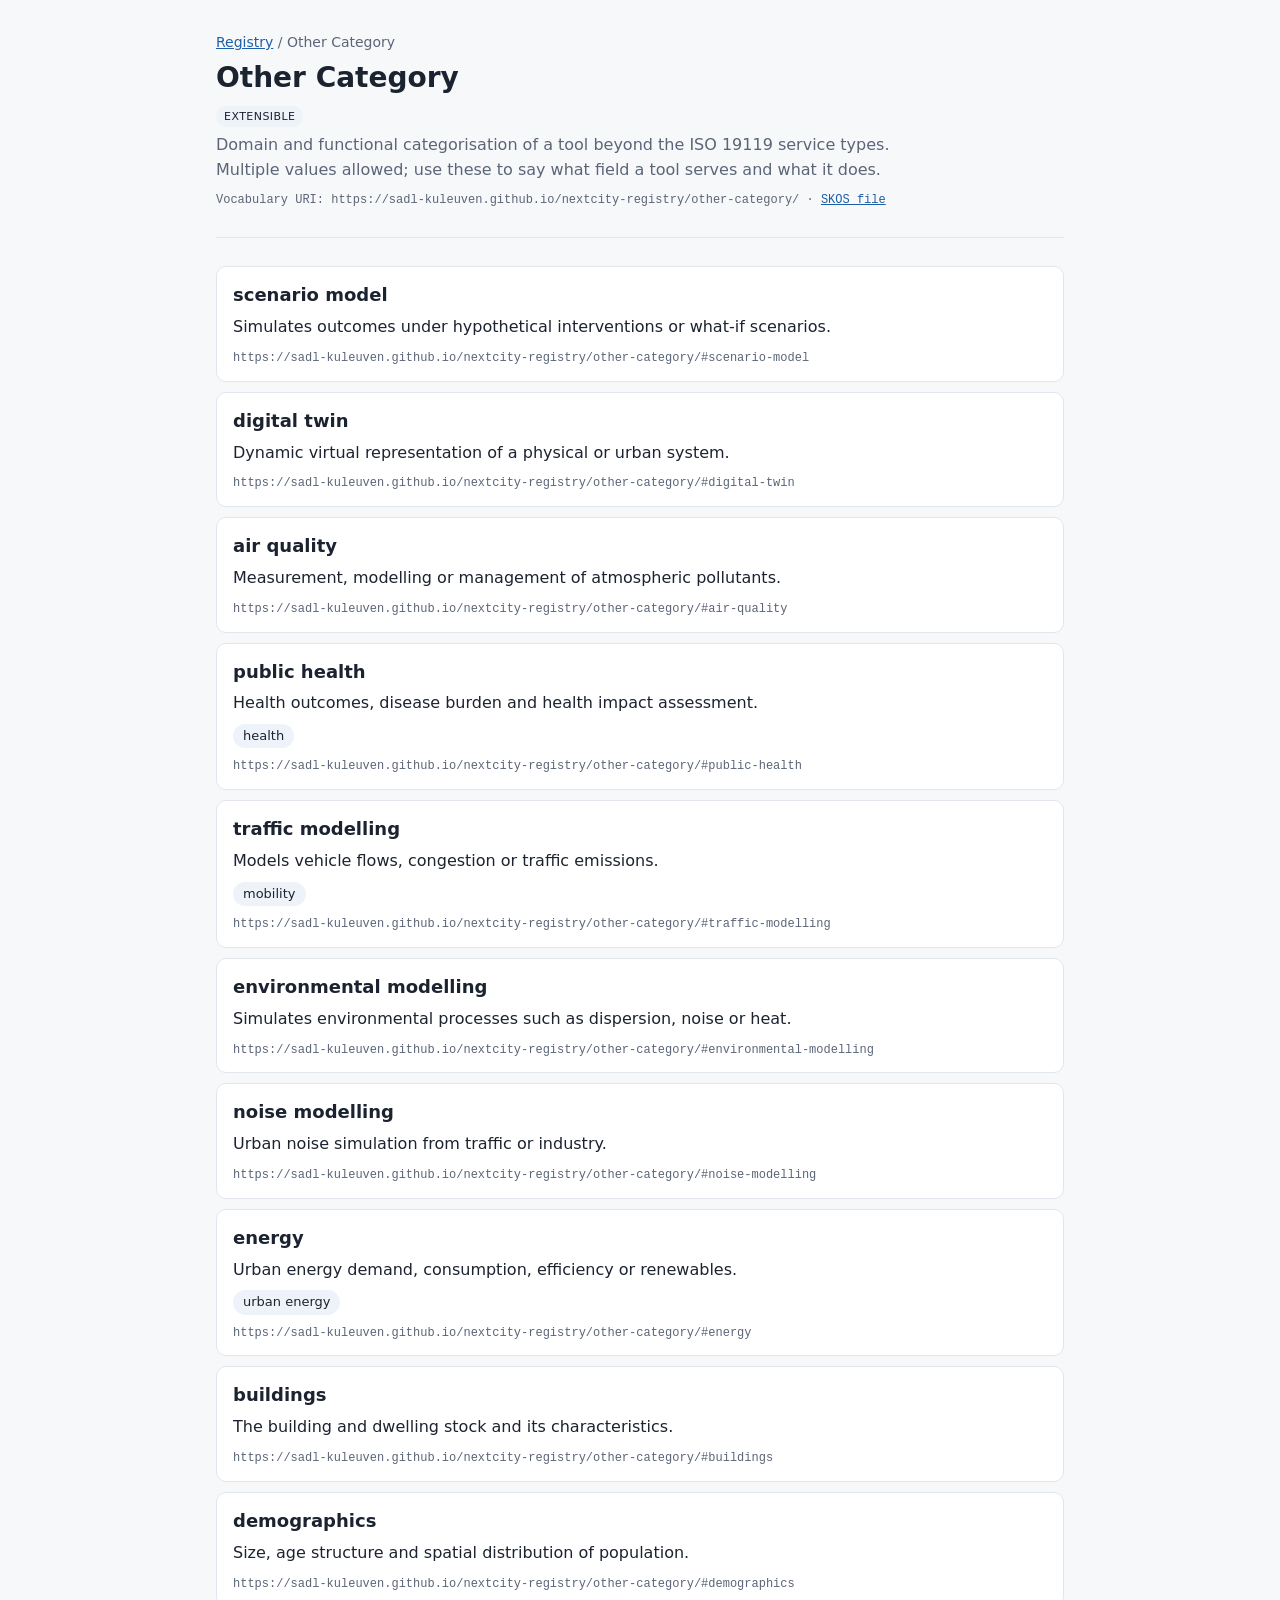
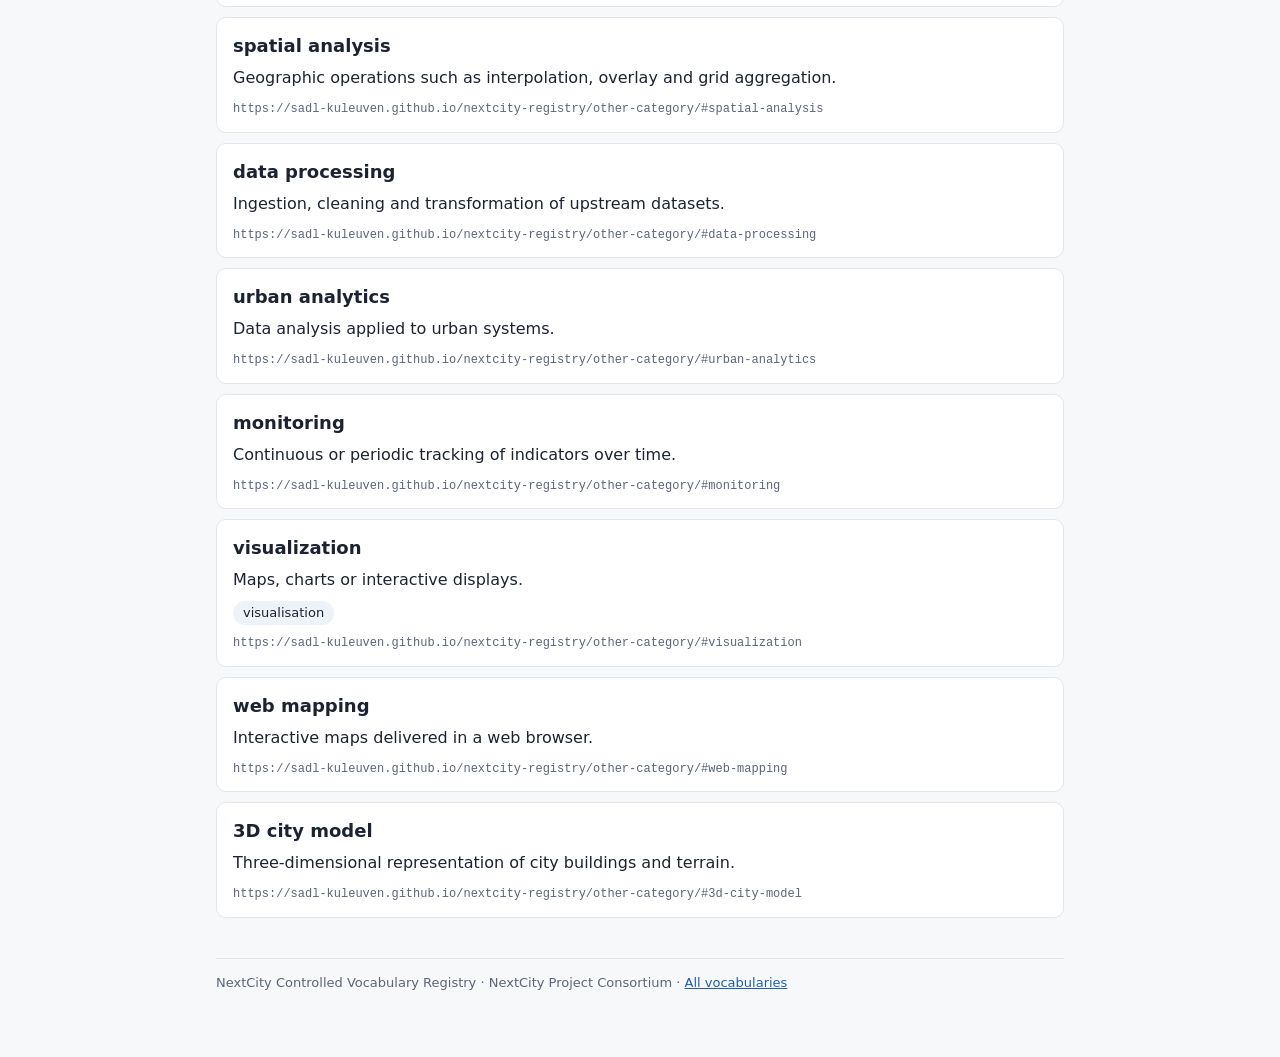
<file: other-category/index.html>
<!doctype html><html lang="en"><head><meta charset="utf-8"><meta name="viewport" content="width=device-width,initial-scale=1">
<title>Other Category</title><link rel="stylesheet" href="../style.css"></head><body><div class="wrap"><header><div class="crumb"><a href="../">Registry</a> / Other Category</div><h1>Other Category</h1><span class="badge">Extensible</span><p class="lead">Domain and functional categorisation of a tool beyond the ISO 19119 service types. Multiple values allowed; use these to say what field a tool serves and what it does.</p>
<p class="uri">Vocabulary URI: https://sadl-kuleuven.github.io/nextcity-registry/other-category/ · <a href="https://github.com/sadl-kuleuven/nextcity-registry/blob/main/rdf/nextcity-other-category.rdf">SKOS file</a></p></header><section class="term" id="scenario-model"><h3><a href="#scenario-model">scenario model</a></h3><p class="def">Simulates outcomes under hypothetical interventions or what-if scenarios.</p><div class="uri">https://sadl-kuleuven.github.io/nextcity-registry/other-category/#scenario-model</div></section><section class="term" id="digital-twin"><h3><a href="#digital-twin">digital twin</a></h3><p class="def">Dynamic virtual representation of a physical or urban system.</p><div class="uri">https://sadl-kuleuven.github.io/nextcity-registry/other-category/#digital-twin</div></section><section class="term" id="air-quality"><h3><a href="#air-quality">air quality</a></h3><p class="def">Measurement, modelling or management of atmospheric pollutants.</p><div class="uri">https://sadl-kuleuven.github.io/nextcity-registry/other-category/#air-quality</div></section><section class="term" id="public-health"><h3><a href="#public-health">public health</a></h3><p class="def">Health outcomes, disease burden and health impact assessment.</p><div class="alt"><span class="chip">health</span></div><div class="uri">https://sadl-kuleuven.github.io/nextcity-registry/other-category/#public-health</div></section><section class="term" id="traffic-modelling"><h3><a href="#traffic-modelling">traffic modelling</a></h3><p class="def">Models vehicle flows, congestion or traffic emissions.</p><div class="alt"><span class="chip">mobility</span></div><div class="uri">https://sadl-kuleuven.github.io/nextcity-registry/other-category/#traffic-modelling</div></section><section class="term" id="environmental-modelling"><h3><a href="#environmental-modelling">environmental modelling</a></h3><p class="def">Simulates environmental processes such as dispersion, noise or heat.</p><div class="uri">https://sadl-kuleuven.github.io/nextcity-registry/other-category/#environmental-modelling</div></section><section class="term" id="noise-modelling"><h3><a href="#noise-modelling">noise modelling</a></h3><p class="def">Urban noise simulation from traffic or industry.</p><div class="uri">https://sadl-kuleuven.github.io/nextcity-registry/other-category/#noise-modelling</div></section><section class="term" id="energy"><h3><a href="#energy">energy</a></h3><p class="def">Urban energy demand, consumption, efficiency or renewables.</p><div class="alt"><span class="chip">urban energy</span></div><div class="uri">https://sadl-kuleuven.github.io/nextcity-registry/other-category/#energy</div></section><section class="term" id="buildings"><h3><a href="#buildings">buildings</a></h3><p class="def">The building and dwelling stock and its characteristics.</p><div class="uri">https://sadl-kuleuven.github.io/nextcity-registry/other-category/#buildings</div></section><section class="term" id="demographics"><h3><a href="#demographics">demographics</a></h3><p class="def">Size, age structure and spatial distribution of population.</p><div class="uri">https://sadl-kuleuven.github.io/nextcity-registry/other-category/#demographics</div></section><section class="term" id="spatial-analysis"><h3><a href="#spatial-analysis">spatial analysis</a></h3><p class="def">Geographic operations such as interpolation, overlay and grid aggregation.</p><div class="uri">https://sadl-kuleuven.github.io/nextcity-registry/other-category/#spatial-analysis</div></section><section class="term" id="data-processing"><h3><a href="#data-processing">data processing</a></h3><p class="def">Ingestion, cleaning and transformation of upstream datasets.</p><div class="uri">https://sadl-kuleuven.github.io/nextcity-registry/other-category/#data-processing</div></section><section class="term" id="urban-analytics"><h3><a href="#urban-analytics">urban analytics</a></h3><p class="def">Data analysis applied to urban systems.</p><div class="uri">https://sadl-kuleuven.github.io/nextcity-registry/other-category/#urban-analytics</div></section><section class="term" id="monitoring"><h3><a href="#monitoring">monitoring</a></h3><p class="def">Continuous or periodic tracking of indicators over time.</p><div class="uri">https://sadl-kuleuven.github.io/nextcity-registry/other-category/#monitoring</div></section><section class="term" id="visualization"><h3><a href="#visualization">visualization</a></h3><p class="def">Maps, charts or interactive displays.</p><div class="alt"><span class="chip">visualisation</span></div><div class="uri">https://sadl-kuleuven.github.io/nextcity-registry/other-category/#visualization</div></section><section class="term" id="web-mapping"><h3><a href="#web-mapping">web mapping</a></h3><p class="def">Interactive maps delivered in a web browser.</p><div class="uri">https://sadl-kuleuven.github.io/nextcity-registry/other-category/#web-mapping</div></section><section class="term" id="3d-city-model"><h3><a href="#3d-city-model">3D city model</a></h3><p class="def">Three-dimensional representation of city buildings and terrain.</p><div class="uri">https://sadl-kuleuven.github.io/nextcity-registry/other-category/#3d-city-model</div></section>
<footer>NextCity Controlled Vocabulary Registry · NextCity Project Consortium · <a href="../">All vocabularies</a></footer></div></body></html>
</file>
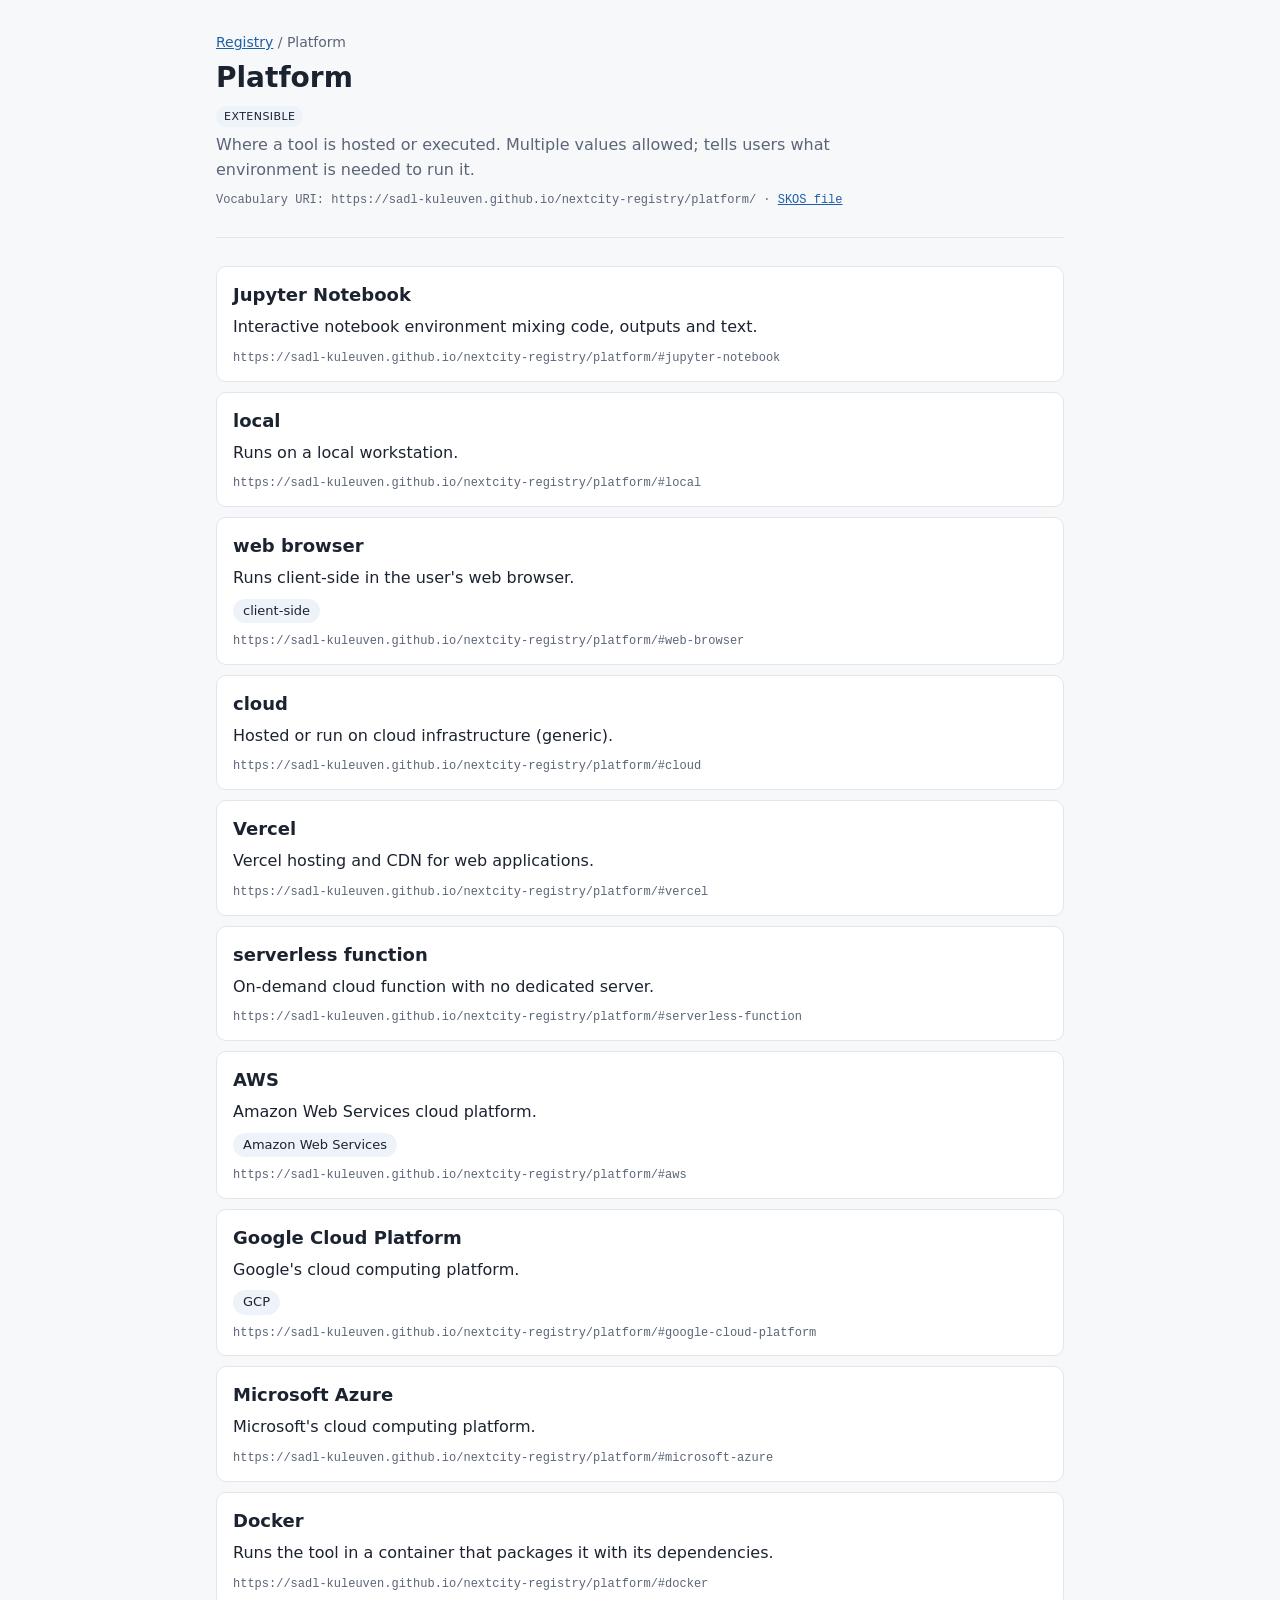
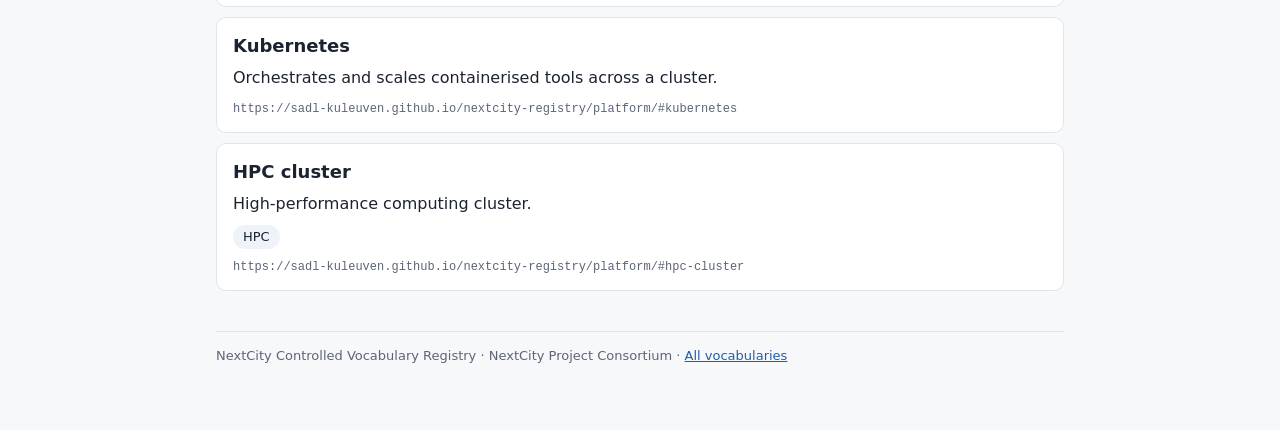
<file: platform/index.html>
<!doctype html><html lang="en"><head><meta charset="utf-8"><meta name="viewport" content="width=device-width,initial-scale=1">
<title>Platform</title><link rel="stylesheet" href="../style.css"></head><body><div class="wrap"><header><div class="crumb"><a href="../">Registry</a> / Platform</div><h1>Platform</h1><span class="badge">Extensible</span><p class="lead">Where a tool is hosted or executed. Multiple values allowed; tells users what environment is needed to run it.</p>
<p class="uri">Vocabulary URI: https://sadl-kuleuven.github.io/nextcity-registry/platform/ · <a href="https://github.com/sadl-kuleuven/nextcity-registry/blob/main/rdf/nextcity-platform.rdf">SKOS file</a></p></header><section class="term" id="jupyter-notebook"><h3><a href="#jupyter-notebook">Jupyter Notebook</a></h3><p class="def">Interactive notebook environment mixing code, outputs and text.</p><div class="uri">https://sadl-kuleuven.github.io/nextcity-registry/platform/#jupyter-notebook</div></section><section class="term" id="local"><h3><a href="#local">local</a></h3><p class="def">Runs on a local workstation.</p><div class="uri">https://sadl-kuleuven.github.io/nextcity-registry/platform/#local</div></section><section class="term" id="web-browser"><h3><a href="#web-browser">web browser</a></h3><p class="def">Runs client-side in the user's web browser.</p><div class="alt"><span class="chip">client-side</span></div><div class="uri">https://sadl-kuleuven.github.io/nextcity-registry/platform/#web-browser</div></section><section class="term" id="cloud"><h3><a href="#cloud">cloud</a></h3><p class="def">Hosted or run on cloud infrastructure (generic).</p><div class="uri">https://sadl-kuleuven.github.io/nextcity-registry/platform/#cloud</div></section><section class="term" id="vercel"><h3><a href="#vercel">Vercel</a></h3><p class="def">Vercel hosting and CDN for web applications.</p><div class="uri">https://sadl-kuleuven.github.io/nextcity-registry/platform/#vercel</div></section><section class="term" id="serverless-function"><h3><a href="#serverless-function">serverless function</a></h3><p class="def">On-demand cloud function with no dedicated server.</p><div class="uri">https://sadl-kuleuven.github.io/nextcity-registry/platform/#serverless-function</div></section><section class="term" id="aws"><h3><a href="#aws">AWS</a></h3><p class="def">Amazon Web Services cloud platform.</p><div class="alt"><span class="chip">Amazon Web Services</span></div><div class="uri">https://sadl-kuleuven.github.io/nextcity-registry/platform/#aws</div></section><section class="term" id="google-cloud-platform"><h3><a href="#google-cloud-platform">Google Cloud Platform</a></h3><p class="def">Google's cloud computing platform.</p><div class="alt"><span class="chip">GCP</span></div><div class="uri">https://sadl-kuleuven.github.io/nextcity-registry/platform/#google-cloud-platform</div></section><section class="term" id="microsoft-azure"><h3><a href="#microsoft-azure">Microsoft Azure</a></h3><p class="def">Microsoft's cloud computing platform.</p><div class="uri">https://sadl-kuleuven.github.io/nextcity-registry/platform/#microsoft-azure</div></section><section class="term" id="docker"><h3><a href="#docker">Docker</a></h3><p class="def">Runs the tool in a container that packages it with its dependencies.</p><div class="uri">https://sadl-kuleuven.github.io/nextcity-registry/platform/#docker</div></section><section class="term" id="kubernetes"><h3><a href="#kubernetes">Kubernetes</a></h3><p class="def">Orchestrates and scales containerised tools across a cluster.</p><div class="uri">https://sadl-kuleuven.github.io/nextcity-registry/platform/#kubernetes</div></section><section class="term" id="hpc-cluster"><h3><a href="#hpc-cluster">HPC cluster</a></h3><p class="def">High-performance computing cluster.</p><div class="alt"><span class="chip">HPC</span></div><div class="uri">https://sadl-kuleuven.github.io/nextcity-registry/platform/#hpc-cluster</div></section>
<footer>NextCity Controlled Vocabulary Registry · NextCity Project Consortium · <a href="../">All vocabularies</a></footer></div></body></html>
</file>
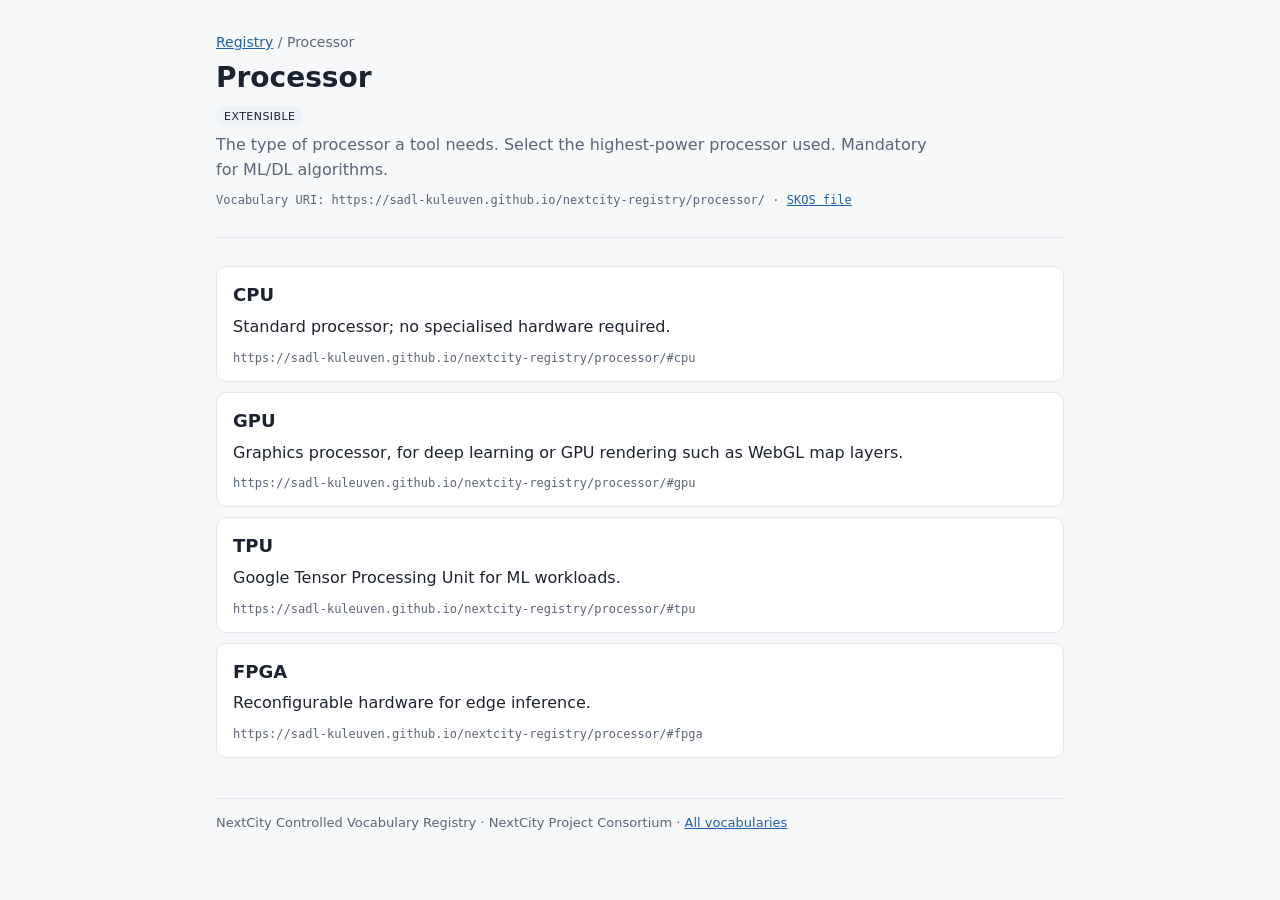
<file: processor/index.html>
<!doctype html><html lang="en"><head><meta charset="utf-8"><meta name="viewport" content="width=device-width,initial-scale=1">
<title>Processor</title><link rel="stylesheet" href="../style.css"></head><body><div class="wrap"><header><div class="crumb"><a href="../">Registry</a> / Processor</div><h1>Processor</h1><span class="badge">Extensible</span><p class="lead">The type of processor a tool needs. Select the highest-power processor used. Mandatory for ML/DL algorithms.</p>
<p class="uri">Vocabulary URI: https://sadl-kuleuven.github.io/nextcity-registry/processor/ · <a href="https://github.com/sadl-kuleuven/nextcity-registry/blob/main/rdf/nextcity-processor.rdf">SKOS file</a></p></header><section class="term" id="cpu"><h3><a href="#cpu">CPU</a></h3><p class="def">Standard processor; no specialised hardware required.</p><div class="uri">https://sadl-kuleuven.github.io/nextcity-registry/processor/#cpu</div></section><section class="term" id="gpu"><h3><a href="#gpu">GPU</a></h3><p class="def">Graphics processor, for deep learning or GPU rendering such as WebGL map layers.</p><div class="uri">https://sadl-kuleuven.github.io/nextcity-registry/processor/#gpu</div></section><section class="term" id="tpu"><h3><a href="#tpu">TPU</a></h3><p class="def">Google Tensor Processing Unit for ML workloads.</p><div class="uri">https://sadl-kuleuven.github.io/nextcity-registry/processor/#tpu</div></section><section class="term" id="fpga"><h3><a href="#fpga">FPGA</a></h3><p class="def">Reconfigurable hardware for edge inference.</p><div class="uri">https://sadl-kuleuven.github.io/nextcity-registry/processor/#fpga</div></section>
<footer>NextCity Controlled Vocabulary Registry · NextCity Project Consortium · <a href="../">All vocabularies</a></footer></div></body></html>
</file>
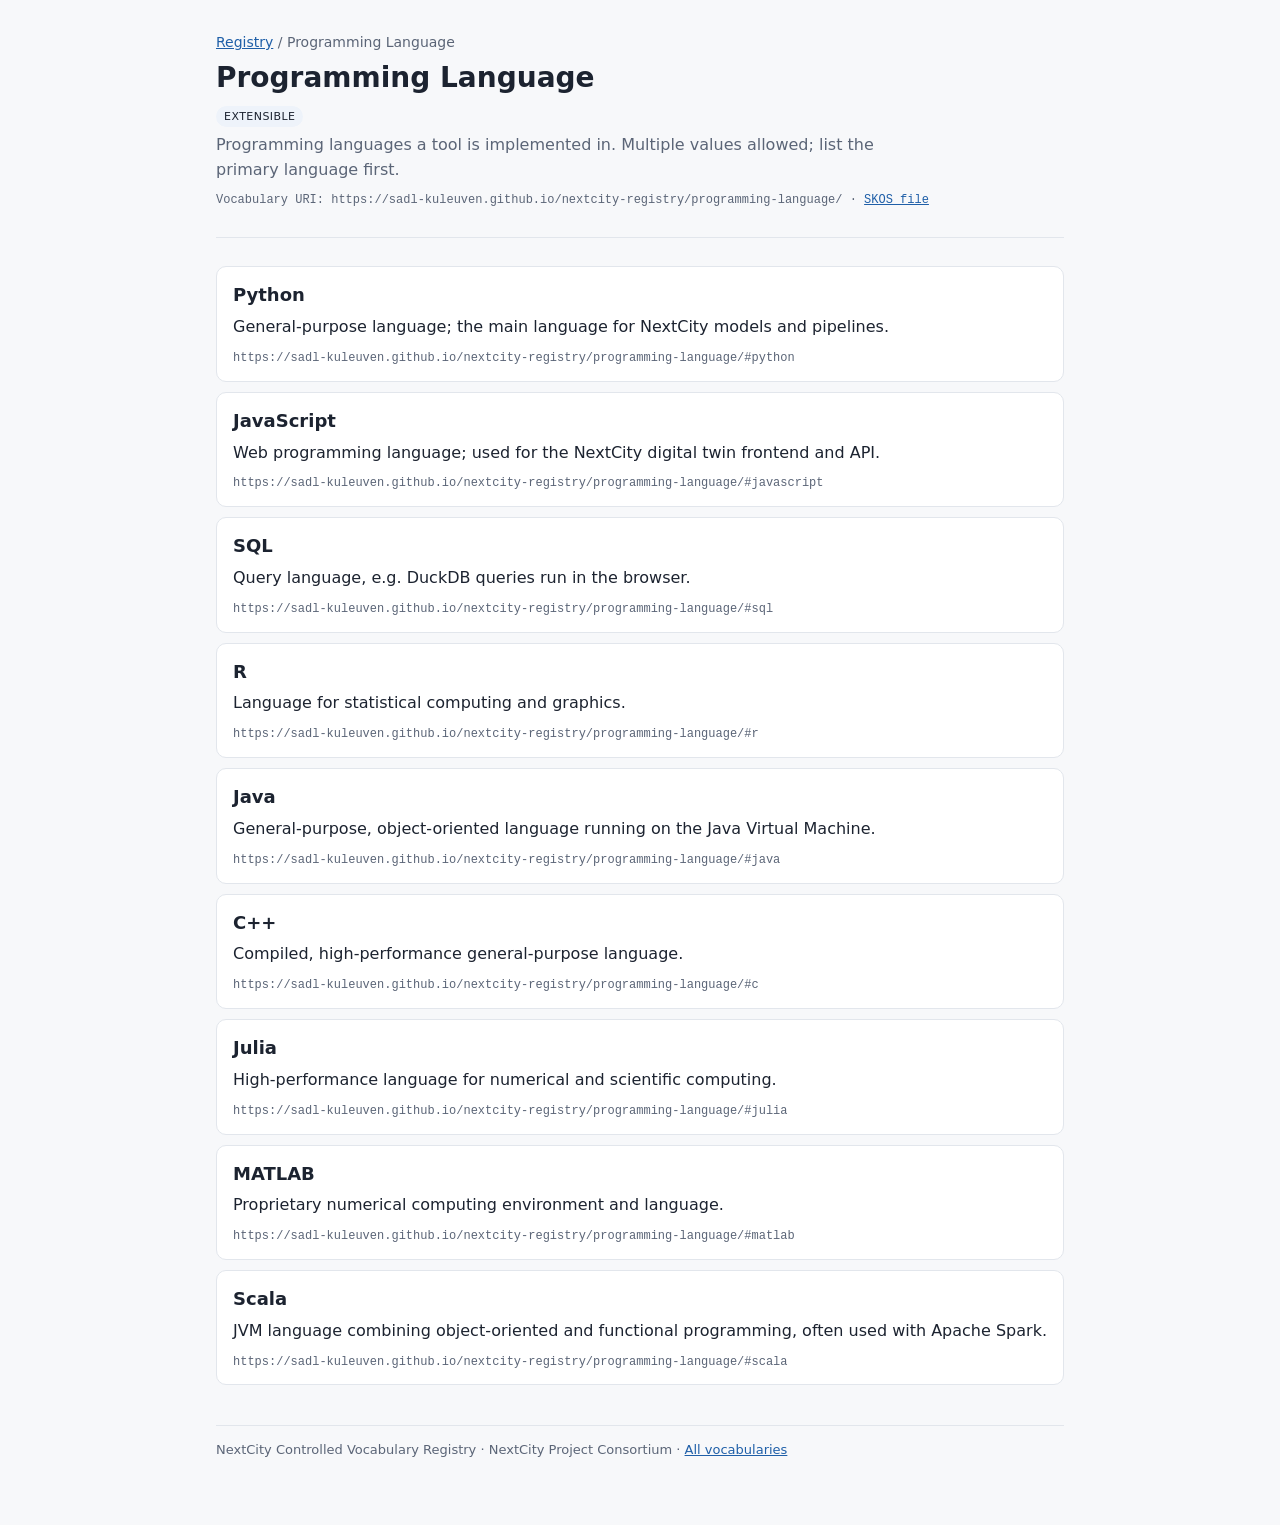
<file: programming-language/index.html>
<!doctype html><html lang="en"><head><meta charset="utf-8"><meta name="viewport" content="width=device-width,initial-scale=1">
<title>Programming Language</title><link rel="stylesheet" href="../style.css"></head><body><div class="wrap"><header><div class="crumb"><a href="../">Registry</a> / Programming Language</div><h1>Programming Language</h1><span class="badge">Extensible</span><p class="lead">Programming languages a tool is implemented in. Multiple values allowed; list the primary language first.</p>
<p class="uri">Vocabulary URI: https://sadl-kuleuven.github.io/nextcity-registry/programming-language/ · <a href="https://github.com/sadl-kuleuven/nextcity-registry/blob/main/rdf/nextcity-programming-language.rdf">SKOS file</a></p></header><section class="term" id="python"><h3><a href="#python">Python</a></h3><p class="def">General-purpose language; the main language for NextCity models and pipelines.</p><div class="uri">https://sadl-kuleuven.github.io/nextcity-registry/programming-language/#python</div></section><section class="term" id="javascript"><h3><a href="#javascript">JavaScript</a></h3><p class="def">Web programming language; used for the NextCity digital twin frontend and API.</p><div class="uri">https://sadl-kuleuven.github.io/nextcity-registry/programming-language/#javascript</div></section><section class="term" id="sql"><h3><a href="#sql">SQL</a></h3><p class="def">Query language, e.g. DuckDB queries run in the browser.</p><div class="uri">https://sadl-kuleuven.github.io/nextcity-registry/programming-language/#sql</div></section><section class="term" id="r"><h3><a href="#r">R</a></h3><p class="def">Language for statistical computing and graphics.</p><div class="uri">https://sadl-kuleuven.github.io/nextcity-registry/programming-language/#r</div></section><section class="term" id="java"><h3><a href="#java">Java</a></h3><p class="def">General-purpose, object-oriented language running on the Java Virtual Machine.</p><div class="uri">https://sadl-kuleuven.github.io/nextcity-registry/programming-language/#java</div></section><section class="term" id="c"><h3><a href="#c">C++</a></h3><p class="def">Compiled, high-performance general-purpose language.</p><div class="uri">https://sadl-kuleuven.github.io/nextcity-registry/programming-language/#c</div></section><section class="term" id="julia"><h3><a href="#julia">Julia</a></h3><p class="def">High-performance language for numerical and scientific computing.</p><div class="uri">https://sadl-kuleuven.github.io/nextcity-registry/programming-language/#julia</div></section><section class="term" id="matlab"><h3><a href="#matlab">MATLAB</a></h3><p class="def">Proprietary numerical computing environment and language.</p><div class="uri">https://sadl-kuleuven.github.io/nextcity-registry/programming-language/#matlab</div></section><section class="term" id="scala"><h3><a href="#scala">Scala</a></h3><p class="def">JVM language combining object-oriented and functional programming, often used with Apache Spark.</p><div class="uri">https://sadl-kuleuven.github.io/nextcity-registry/programming-language/#scala</div></section>
<footer>NextCity Controlled Vocabulary Registry · NextCity Project Consortium · <a href="../">All vocabularies</a></footer></div></body></html>
</file>
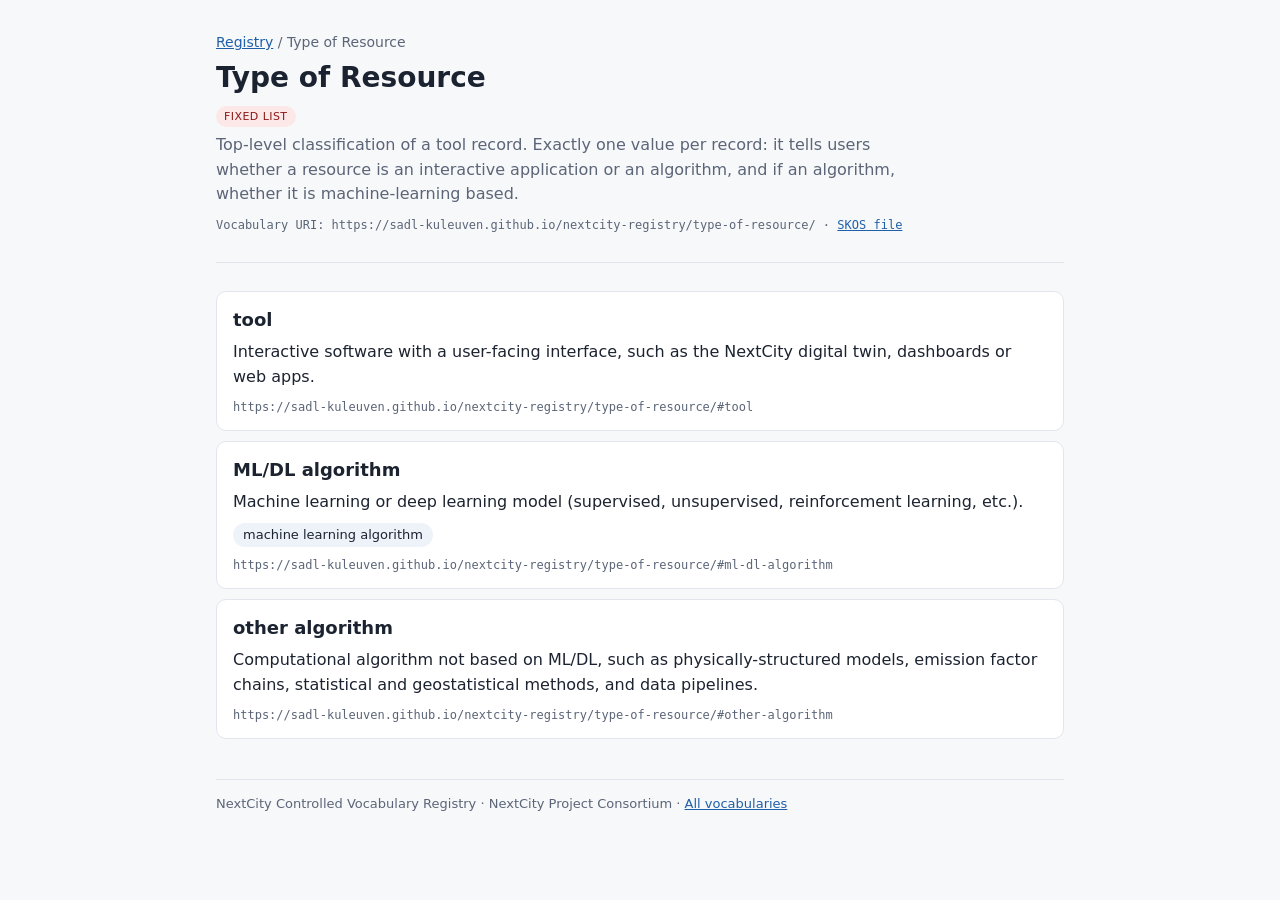
<file: type-of-resource/index.html>
<!doctype html><html lang="en"><head><meta charset="utf-8"><meta name="viewport" content="width=device-width,initial-scale=1">
<title>Type of Resource</title><link rel="stylesheet" href="../style.css"></head><body><div class="wrap"><header><div class="crumb"><a href="../">Registry</a> / Type of Resource</div><h1>Type of Resource</h1><span class="badge fixed">Fixed list</span><p class="lead">Top-level classification of a tool record. Exactly one value per record: it tells users whether a resource is an interactive application or an algorithm, and if an algorithm, whether it is machine-learning based.</p>
<p class="uri">Vocabulary URI: https://sadl-kuleuven.github.io/nextcity-registry/type-of-resource/ · <a href="https://github.com/sadl-kuleuven/nextcity-registry/blob/main/rdf/nextcity-type-of-resource.rdf">SKOS file</a></p></header><section class="term" id="tool"><h3><a href="#tool">tool</a></h3><p class="def">Interactive software with a user-facing interface, such as the NextCity digital twin, dashboards or web apps.</p><div class="uri">https://sadl-kuleuven.github.io/nextcity-registry/type-of-resource/#tool</div></section><section class="term" id="ml-dl-algorithm"><h3><a href="#ml-dl-algorithm">ML/DL algorithm</a></h3><p class="def">Machine learning or deep learning model (supervised, unsupervised, reinforcement learning, etc.).</p><div class="alt"><span class="chip">machine learning algorithm</span></div><div class="uri">https://sadl-kuleuven.github.io/nextcity-registry/type-of-resource/#ml-dl-algorithm</div></section><section class="term" id="other-algorithm"><h3><a href="#other-algorithm">other algorithm</a></h3><p class="def">Computational algorithm not based on ML/DL, such as physically-structured models, emission factor chains, statistical and geostatistical methods, and data pipelines.</p><div class="uri">https://sadl-kuleuven.github.io/nextcity-registry/type-of-resource/#other-algorithm</div></section>
<footer>NextCity Controlled Vocabulary Registry · NextCity Project Consortium · <a href="../">All vocabularies</a></footer></div></body></html>
</file>
<file: style.css>
:root{--bg:#f7f8fa;--card:#fff;--ink:#1c2330;--mute:#5b6577;--line:#e2e6ec;--acc:#1f5fa8;--chip:#eef3fa;--hl:#fff6d6}
@media (prefers-color-scheme:dark){:root:not([data-theme=light]){--bg:#12161d;--card:#1a2029;--ink:#e6eaf0;--mute:#9aa5b5;--line:#2a323e;--acc:#7fb2ee;--chip:#1f2a38;--hl:#3a3420}}
:root[data-theme=dark]{--bg:#12161d;--card:#1a2029;--ink:#e6eaf0;--mute:#9aa5b5;--line:#2a323e;--acc:#7fb2ee;--chip:#1f2a38;--hl:#3a3420}
*{box-sizing:border-box}body{margin:0;background:var(--bg);color:var(--ink);font:16px/1.55 system-ui,-apple-system,"Segoe UI",Roboto,sans-serif}
a{color:var(--acc)}.wrap{max-width:880px;margin:0 auto;padding:32px 16px 64px}
header{border-bottom:1px solid var(--line);margin-bottom:28px;padding-bottom:16px}
.crumb{font-size:14px;color:var(--mute)}h1{font-size:28px;margin:6px 0 8px;line-height:1.25}
.lead{color:var(--mute);margin:0;max-width:70ch}
.grid{display:grid;grid-template-columns:repeat(auto-fill,minmax(250px,1fr));gap:14px}
.card{background:var(--card);border:1px solid var(--line);border-radius:10px;padding:16px;text-decoration:none;color:inherit;display:block}
a.card:hover{border-color:var(--acc)}.card h2{font-size:17px;margin:0 0 6px;color:var(--acc)}.card p{margin:0;font-size:14px;color:var(--mute)}
.count{font-size:13px;color:var(--mute);margin-top:10px}
.term{background:var(--card);border:1px solid var(--line);border-radius:10px;padding:14px 16px;margin-bottom:10px;scroll-margin-top:16px}
.term:target{background:var(--hl);border-color:var(--acc)}
.term h3{margin:0;font-size:18px}.term h3 a{text-decoration:none;color:inherit}.term h3 a:hover{color:var(--acc)}
.def{margin:6px 0 0}.alt{margin-top:8px;display:flex;flex-wrap:wrap;gap:6px}
.chip{background:var(--chip);border-radius:999px;padding:2px 10px;font-size:13px}
.uri{margin-top:10px;font:12px/1.4 ui-monospace,Menlo,Consolas,monospace;color:var(--mute);word-break:break-all}
.sec{font-size:20px;margin:32px 0 6px}.badge{display:inline-block;font-size:11px;text-transform:uppercase;letter-spacing:.04em;padding:2px 8px;border-radius:999px;background:var(--chip);margin-bottom:6px}.badge.fixed{background:#fde8e8;color:#8b1a1a}
footer{margin-top:40px;font-size:13px;color:var(--mute);border-top:1px solid var(--line);padding-top:14px}
</file>
